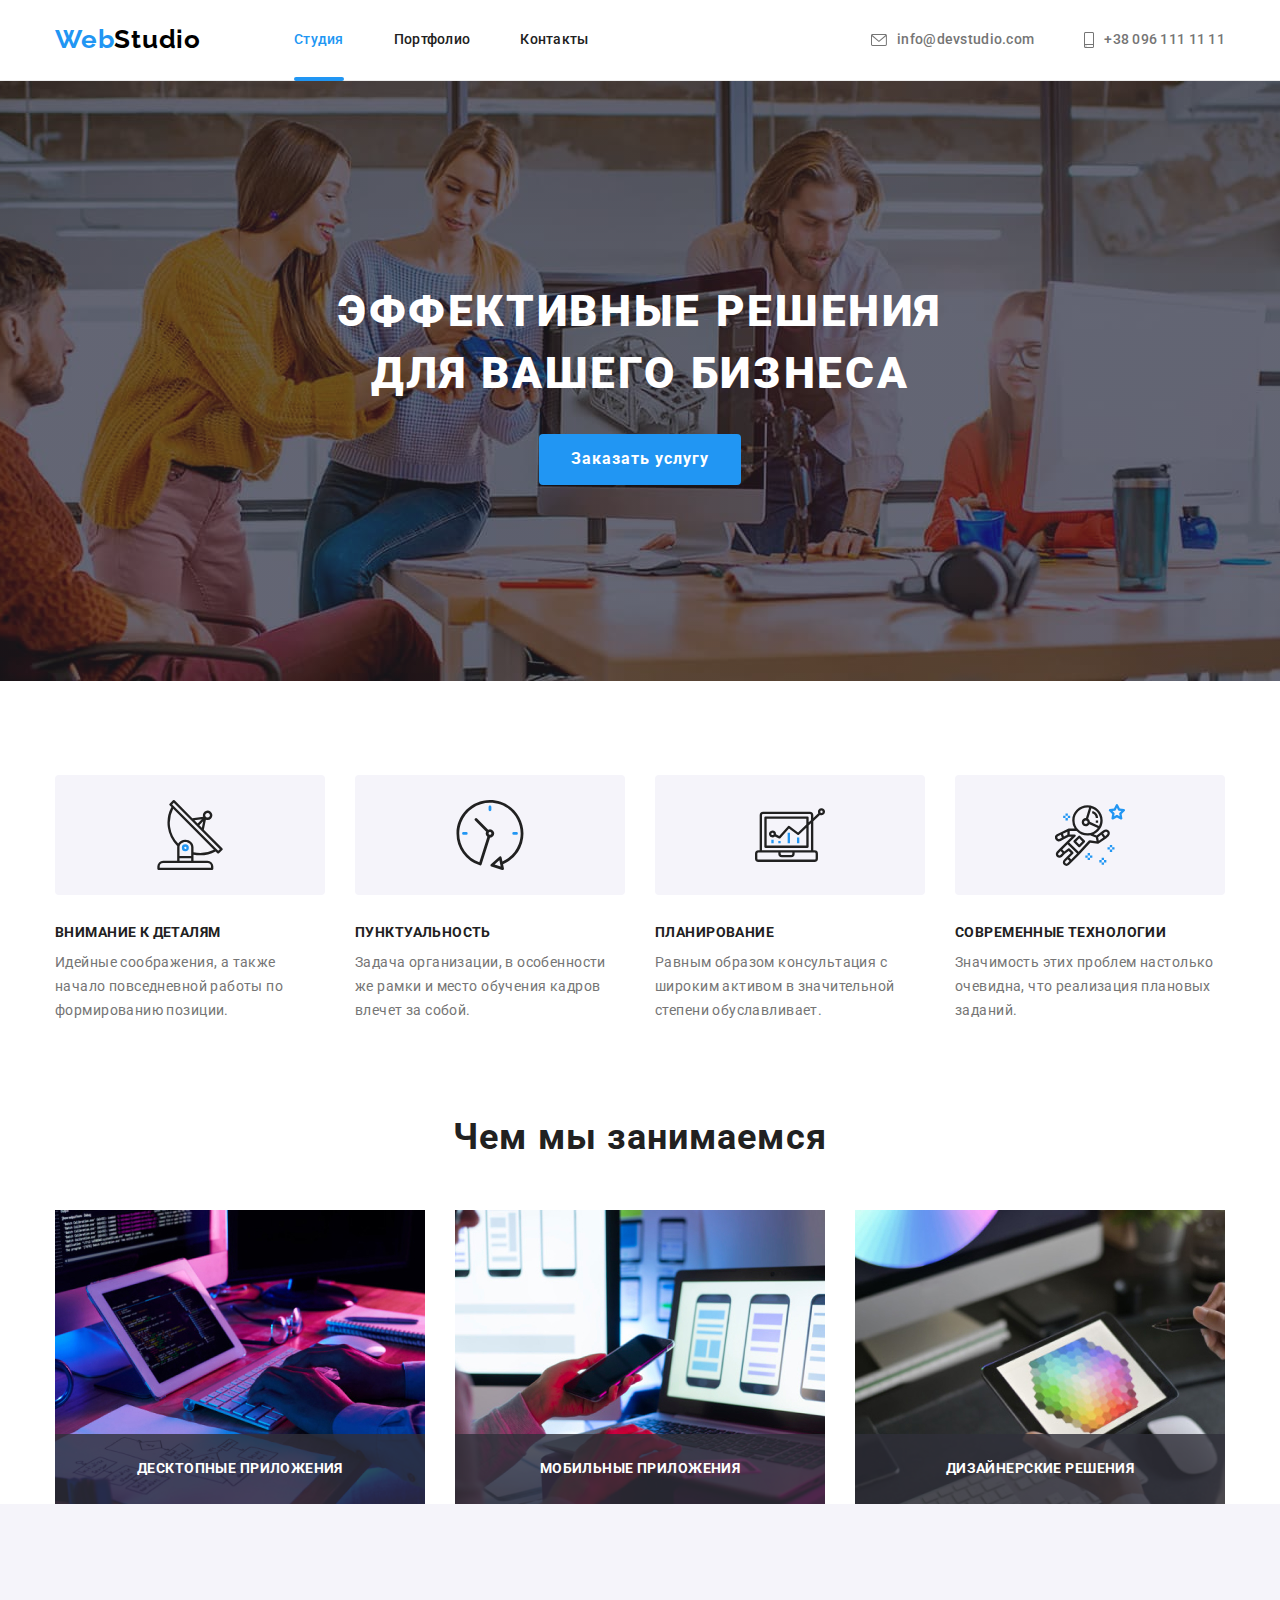
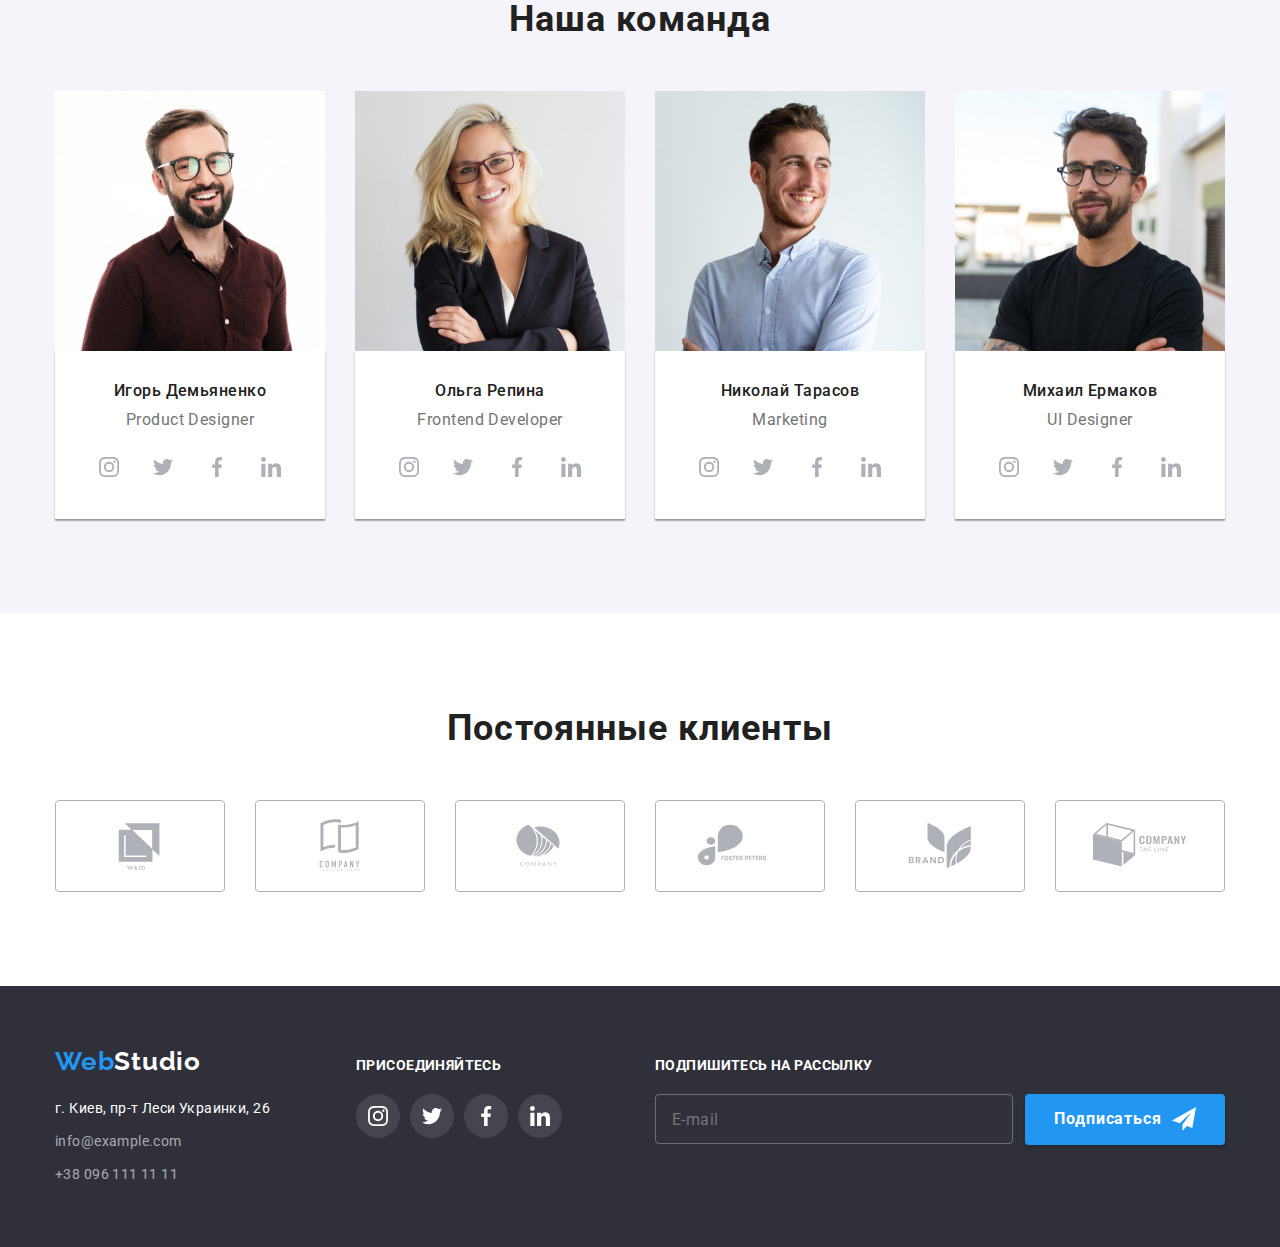
<file: index.html>
<!DOCTYPE html>
<html lang="ru">
  <head>
    <meta charset="UTF-8" />
    <meta http-equiv="X-UA-Compatible" content="IE=edge" />
    <meta name="viewport" content="width=device-width, initial-scale=1.0" />
    <title>Document</title>
    <link rel="preconnect" href="https://fonts.googleapis.com" />
    <link rel="preconnect" href="https://fonts.gstatic.com" crossorigin />
    <link
      href="https://fonts.googleapis.com/css2?family=Raleway:wght@700&family=Roboto:wght@400;500;700;900&display=swap"
      rel="stylesheet"
    />
    <link
      rel="stylesheet"
      href="https://cdnjs.cloudflare.com/ajax/libs/modern-normalize/1.1.0/modern-normalize.min.css"
    />
    <!-- <link rel="stylesheet" href="./css/styles.css" /> -->
     <link rel="stylesheet" href="./css/main.min.css" />
  </head>
  <body>
    <!--Шапка-->
    <header class="header">
      <div class="container header__container">
          <nav class="header-nav">
          <a class="logo header__logo" href="./index.html">
            <span class="header__logo-blue">Web</span><span class="header__logo-black">Studio</span></a>
          <ul class="menu-list">
            <li class="menu-list__item"><a href="./index.html" class="menu-list__link current">Студия</a></li>
            <li class="menu-list__item"><a href="./portfolio.html" class="menu-list__link">Портфолио</a></li>
            <li class="menu-list__item"><a href="" class="menu-list__link">Контакты</a></li>
          </ul>
        </nav>
        <ul class="connection-list">
          <li class="connection-list__item">
            <a href="mailto:info@devstudio.com" class="connection-list__link">
              <svg class="connection-list__icon-envelope" width="16" height="12">
                  <use href="./images/icons.svg#icon-icon-envelope"></use>
              </svg>info@devstudio.com</a>
          </li>
          <li class="connection-list__item"><a href="tel:+380961111111" class="connection-list__link">
            <svg class="connection-list__icon-smartphone" width="10" height="16">
              <use href="./images/icons.svg#icon-icon-smartphone"></use>
            </svg>+38 096 111 11 11</a></li>
        </ul>
      </div>
    </header>
    <!--Section 1--> 
    <main>
      <section class="hero overlay">
        <div class="container">
          <h1 class="hero__title">Эффективные решения <br>для вашего бизнеса</h1>
          <button type="button" class="button hero__button" data-modal-open>Заказать услугу</button>
        </div>
      </section>
      <!--Section 2-->
      <section class="section">
        <div class="container">
          <h2 class="visually-hidden">Шаги к успеху</h2>
          <ul class="specifics-list">
            <li class="specifics-list__item">
              <div class="specifics-list__box">
                <svg class="specifics-list__icon" width="70" height="70">
                  <use href="./images/icons.svg#icon-icon-antenna-1"></use>
                </svg>
              </div>
              <h3 class="specific-list__title">Внимание к деталям</h3>
              <p class="specific-list__text">
                Идейные соображения, а также начало повседневной работы по формированию позиции.
              </p>
            </li>

            <li class="specifics-list__item">
              <div class="specifics-list__box">
                <svg class="specifics-list__icon" width="70" heihgt="70">
                  <use href="./images/icons.svg#icon-icon-clock-1"></use>
                </svg>
              </div>
              <h3 class="specific-list__title">Пунктуальность</h3>
              <p class="specific-list__text">
                Задача организации, в особенности же рамки и место обучения кадров влечет за собой.
              </p>
            </li>

            <li class="specifics-list__item">
              <div class="specifics-list__box">
                 <svg class="specifics-list__icon" width="70" height="70">
                   <use href="./images/icons.svg#icon-icon-diagram-1"></use>
                 </svg>
              </div>
              <h3 class="specific-list__title">Планирование</h3>
              <p class="specific-list__text">
                Равным образом консультация с широким активом в значительной степени обуславливает.
              </p>
            </li>

            <li class="specifics-list__item">
              <div class="specifics-list__box">
                <svg class="specifics-list__icon" width="70" height="70">
                  <use href="./images/icons.svg#icon-icon-astronaut-1"></use>
                </svg>
              </div>
              <h3 class="specific-list__title">Современные технологии</h3>
              <p class="specific-list__text">
                Значимость этих проблем настолько очевидна, что реализация плановых заданий.
              </p>
            </li>
          </ul>
        </div>
      </section>
      <!--Section 3-->
      <section class=" section--no padding top">
        <div class="container">
          <h2 class="section__title">Чем мы занимаемся</h2>
          <ul class="application">
            <li class="application__item">
              <div class="application__box">
                  <img src="./images/first_service.jpg" alt="Работа на компьютерах" class="addition__image" width="370" />
                 <div class="application__meta">
                    <h3 class="application__title">Десктопные приложения</h3>
                  </div>
              </div>
                 
              </li>
            <li class="application__item">
               <div class="application__box">
                  <img src="./images/second_servics.jpg" alt="Работа на телефонах" class="addition__image" width="370" />
                   <div class="application__meta">
                    <h3 class="application__title">Мобильные приложения</h3>
                  </div>
                  </div>
                </li>
            <li class="application__item">
              <div class="application__box">
                 <img src="./images/third_service.jpg" alt="Работа на планшетах" class="addition__image" width="370" />
                  <div class="application__meta">
                    <h3 class="application__title">Дизайнерские решения</h3>
                  </div>
                  </div>
                </li>
          </ul>
          </div>
      </section>
      <!--Section 4-->
      <section class="section workers">
        <div class="container">
          <h2 class="section__title">Наша команда</h2>
          <ul class="team-list">
            <li class="team-list__item">
              <article>
                <img src="./images/photo_1.jpg" alt="Фото" class="team-list__image" width="270" />
                <div class="team-list__box">
                  <h3 class="team-list__title">Игорь Демьяненко</h3>
                  <p class="team-list__text">Product Designer</p>
                  <ul class="soc-list">
                    <li class="soc-list__item"> 
                      <a href="" class="soc-list__link">
                        <svg class="soc-list__icon" width="20" height="20">
                           <use href="./images/icons.svg#icon-instagram-2"></use>
                        </svg>
                      </a> 
                    </li>
                     <li class="soc-list__item"> 
                      <a href="" class="soc-list__link">
                        <svg class="soc-list__icon" width="20" height="20">
                            <use href="./images/icons.svg#icon-icon-twitter-1"></use>
                        </svg>
                      </a> 
                    </li>
                     <li class="soc-list__item"> 
                      <a href="" class="soc-list__link">
                        <svg class="soc-list__icon" width="20" height="20">
                           <use href="./images/icons.svg#icon-icon-facebook-1"></use>
                        </svg>
                      </a> 
                    </li>
                     <li class="soc-list__item"> 
                      <a href="" class="soc-list__link">
                        <svg class="workers-soc-icon" width="20" height="20">
                           <use href="./images/icons.svg#icon-linkedin-1"></use>
                        </svg>
                      </a> 
                    </li>
                  </ul>
                </div>
              </article>
            </li>
            <li class="team-list__item">
              <article>
                  <img src="./images/photo_2.jpg" alt="Ольга Репина" class="team-list__image" width="270" />
                <div class="team-list__box">
                  <h3 class="team-list__title">Ольга Репина</h3>
                <p class="team-list__text">Frontend Developer</p>
                <ul class="soc-list">
                    <li class="soc-list__item"> 
                      <a href="" class="soc-list__link">
                         <svg class="soc-list__icon" width="20" height="20">
                           <use href="./images/icons.svg#icon-instagram-2"></use>
                        </svg>
                      </a> 
                    </li>
                     <li class="soc-list__item"> 
                      <a href="" class="soc-list__link">
                         <svg class="soc-list__icon" width="20" height="20">
                            <use href="./images/icons.svg#icon-icon-twitter-1"></use>
                        </svg>
                      </a> 
                    </li>
                     <li class="soc-list__item"> 
                      <a href="" class="soc-list__link">
                         <svg class="soc-list__icon" width="20" height="20">
                           <use href="./images/icons.svg#icon-icon-facebook-1"></use>
                        </svg>
                      </a> 
                    </li>
                     <li class="soc-list__item"> 
                      <a href="" class="soc-list__link">
                        <svg class="soc-list__icon" width="20" height="20">
                           <use href="./images/icons.svg#icon-linkedin-1"></use>
                        </svg>
                      </a> 
                    </li>
                  </ul>
                </div>
              </article>
            </li>
            <li class="team-list__item">
              <article>
                  <img src="./images/photo_3.jpg" alt="Николай Тарасов" class="team-list__image" width="270" />
                <div class="team-list__box">
                   <h3 class="team-list__title">Николай Тарасов</h3>
                <p class="team-list__text">Marketing</p>
                <ul class="soc-list">
                    <li class="soc-list__item"> 
                      <a href="" class="soc-list__link">
                         <svg class="soc-list__icon" width="20" height="20">
                           <use href="./images/icons.svg#icon-instagram-2"></use>
                        </svg>
                      </a> 
                    </li>
                     <li class="soc-list__item"> 
                      <a href="" class="soc-list__link">
                         <svg class="soc-list__icon" width="20" height="20">
                            <use href="./images/icons.svg#icon-icon-twitter-1"></use>
                        </svg>
                      </a> 
                    </li>
                     <li class="soc-list__item"> 
                      <a href="" class="soc-list__link">
                         <svg class="soc-list__icon" width="20" height="20">
                           <use href="./images/icons.svg#icon-icon-facebook-1"></use>
                        </svg>
                      </a> 
                    </li>
                     <li class="soc-list__item"> 
                      <a href="" class="soc-list__link">
                         <svg class="soc-list__icon" width="20" height="20">
                           <use href="./images/icons.svg#icon-linkedin-1"></use>
                        </svg>
                      </a> 
                    </li>
                  </ul>
                </div>
            </li>
            <li class="team-list__item">
            <article>
                  <img src="./images/photo4.jpg" alt="Михаил Ермаков" class="team-list__image" width="270" />
                <div class="team-list__box">
                   <h3 class="team-list__title">Михаил Ермаков</h3>
                <p class="team-list__text">UI Designer</p>
                <ul class="soc-list">
                    <li class="soc-list__item"> 
                      <a href="" class="soc-list__link">
                        <svg class="soc-list__icon" width="20" height="20">
                           <use href="./images/icons.svg#icon-instagram-2"></use>
                        </svg>
                      </a> 
                    </li>
                     <li class="soc-list__item"> 
                      <a href="" class="soc-list__link">
                         <svg class="soc-list__icon" width="20" height="20">
                            <use href="./images/icons.svg#icon-icon-twitter-1"></use>
                        </svg>
                      </a> 
                    </li>
                     <li class="soc-list__item"> 
                      <a href="" class="soc-list__link">
                        <svg class="soc-list__icon" width="20" height="20">
                           <use href="./images/icons.svg#icon-icon-facebook-1"></use>
                        </svg>
                      </a> 
                    </li>
                     <li class="soc-list__item"> 
                      <a href="" class="soc-list__link">
                         <svg class="soc-list__icon" width="20" height="20">
                           <use href="./images/icons.svg#icon-linkedin-1"></use>
                        </svg>
                      </a> 
                    </li>
                  </ul>
                </div>
              </article>
            </li>
          </ul>
        </div>
      </section>
      <!-- Клієнти -->
      <section class="section">
        <div class="container">
          <h2 class="section__title">Постоянные клиенты</h2>
          <ul class="clients">
           <li class="clients__item">
                <a href="" class="clients__link">
                  <svg class="clients-list__clients-group-1" width="106" height="60">
                    <use href="./images/icons.svg#icon-icon-group-1"></use>
                  </svg>
                </a>
              </li>
               <li class="clients__item">
                <a href="" class="clients__link">
                  <svg class="clients-list__clients-group-2" width="106" height="60">
                    <use href="./images/icons.svg#icon-icon-group-2"></use>
                  </svg>
                </a>
              </li>
               <li class="clients__item">
                <a href="" class="clients__link">
                  <svg class="clients-list__clients-group-3" width="106" height="60">
                    <use href="./images/icons.svg#icon-icon-group-3"></use>
                  </svg>
                </a>
              </li>
               <li class="clients__item">
                <a href="" class="clients__link">
                  <svg class="clients-list__clients-group-4" width="106" height="60">
                    <use href="./images/icons.svg#icon-icon-group-4"></use>
                  </svg>
                </a>
              </li>
               <li class="clients__item">
                <a href="" class="clients__link">
                  <svg class="clients-list__clients-group-5" width="106" height="60">
                      <use href="./images/icons.svg#icon-icon-group-5"></use>
                  </svg>
                </a>
              </li>
               <li class="clients__item">
                <a href="" class="clients__link">
                  <svg class="clients-list__clients-group-6" width="106" height="60">
                    <use href="./images/icons.svg#icon-icon-group-6"></use>
                  </svg>
                </a>
              </li>
          </ul>
        </div>
       </section>
    </main>
    <!--Футер-->
    <footer class="footer">
      <div class="container">
         
        <div class="address-main">
         <div class="footer-address">
            <a class="logo footer-logo" href="./portfolio.html"
                ><span class="footer-logo--blue">Web</span><span class="footer-logo--white">Studio</span></a
              >
          <address>
            <ul class="address-list">
               <li class="address-list__item"><a class="address-list__li" href="https://goo.gl/maps/6y7DoNega5djJpNc6"
                target="_blank">г. Киев, пр-т Леси Украинки, 26</a></li>
            <li class="address-list__item"><a href="mailto:info@example.com" class="address-list__link">info@example.com</a></li>
            <li class="address-list__item"><a href="tel:+380961111111" class="address-list__link">+38 096 111 11 11</a></li>
          </ul>
        </address>
         </div>
        <div class="join">
          <p class="join__title">присоединяйтесь</p>
          <ul class="join__list">
            <li class="join__item">
              <a href="" class="join__link">
                <svg class=join__footer-instagram" width="20" height="20">
                  <use href="./images/icons.svg#icon-instagram-2"></use>
                </svg>
              </a>
            </li>
            <li class="join__item">
              <a href="" class="join__link">
                <svg class="join__footer-twitter" width="20" height="20">
                  <use href="./images/icons.svg#icon-icon-twitter-1"></use>
                </svg>
              </a>
            </li>
             <li class="join__item">
              <a href="" class="join__link">
                <svg class="join__footer-facebook" width="20" height="20">
                  <use href="./images/icons.svg#icon-icon-facebook-1"></use>
                </svg>
              </a>
            </li>
             <li class="join__item">
              <a href="" class="join__link">
                <svg class="join__footer-linkedin" width="20" height="20">
                  <use href="./images/icons.svg#icon-linkedin-1"></use>
                </svg>
              </a>
            </li>
           </ul>

        </div>
        <!-- Форма -->
        <form class="form">
          <p class="form__title">Подпишитесь на рассылку</p>
         <div class="form__input-block">
            <input type="email" name="email" placeholder="E-mail" class="form__post">
          <button type="submit" class="form__button">Подписаться
            <svg class="form__icon" width="24" height="24">
              <use href="./images/icons.svg#icon-icon-send"></use>
            </svg>
          </button>
         </div>
        </form>
        </div>
       </div>
    </footer>
    <!-- Бекдроп -->
    <div class="backdrop is-hidden" data-modal>
      <div class="modal">
        <button type="button" class="modal__button" data-modal-close>
          <svg class="modal__close-cross" width="18" height="18">
                  <use href="./images/icons.svg#icon-close-black-18"></use>
                </svg>
        </button>
        <p class="modal__title">Оставьте свои данные, мы вам перезвоним</p>
        <form class="backdrop-form">
          <div class="backdrop-form__div">
            <label for="modal-input" class="backdrop-form__lable">Имя</label>
             <input type="text" id="modal-input" name="name" class="backdrop-form__input">
             
              <svg class="backdrop-form__icon" width="18" height="18">
                <use href="./images/icons.svg#icon-person-black"></use>
              </svg>
          
              </div>

          <div class="backdrop-form__div">
            <label  for="phone-input" class="backdrop-form__lable">Телефон</label>
            <input type="tel" id="phone-input" name="phone" class="backdrop-form__input">
              
                <svg class="backdrop-form__icon" width="18" height="18">
                <use href="./images/icons.svg#icon-phone-black"></use>
                </svg>
             
          </div>

           <div class="backdrop-form__div">
           <label for="mail-input" class="backdrop-form__lable">Почта</label>
           <input type="email" id="mail-input" name="mail" class="backdrop-form__input">
           
              <svg class="backdrop-form__icon" width="18" height="18">
                <use href="./images/icons.svg#icon-email-black"></use>
              </svg>
          
          </div>

           <div class="backdrop-form__div">
          <label for="textarea" class="backdrop-form__lable">Комментарий</label>
            <textarea class="backdrop-form__textarea" id="textarea" name="coments" placeholder="Введите текст"></textarea>
            </div>

           
              <div class="backdrop-form__div">
              <input type="checkbox" id="checkbox-input" name="checkbox" class="backdrop-form__checkbox-input">
              <label for="checkbox-input" class="backdrop-form__text">
                <span class="span">
                   <svg class="backdrop-form__icon-check" width="16" height="15">
                <use href="./images/icons.svg#icon-Vector"></use>
              </svg>
                </span>Соглашаюсь с рассылкой и принимаю 
                <a href="" target="_blank" class="backdrop-form__link">Условия договора</a>
             </label>
              </div>
            <button type="submit" class="backdrop-form__button">Отправить</button>
              </form>
      </div>
    </div>
    <script src="./js/modal.js"></script>
  </body>
</html>
</file>
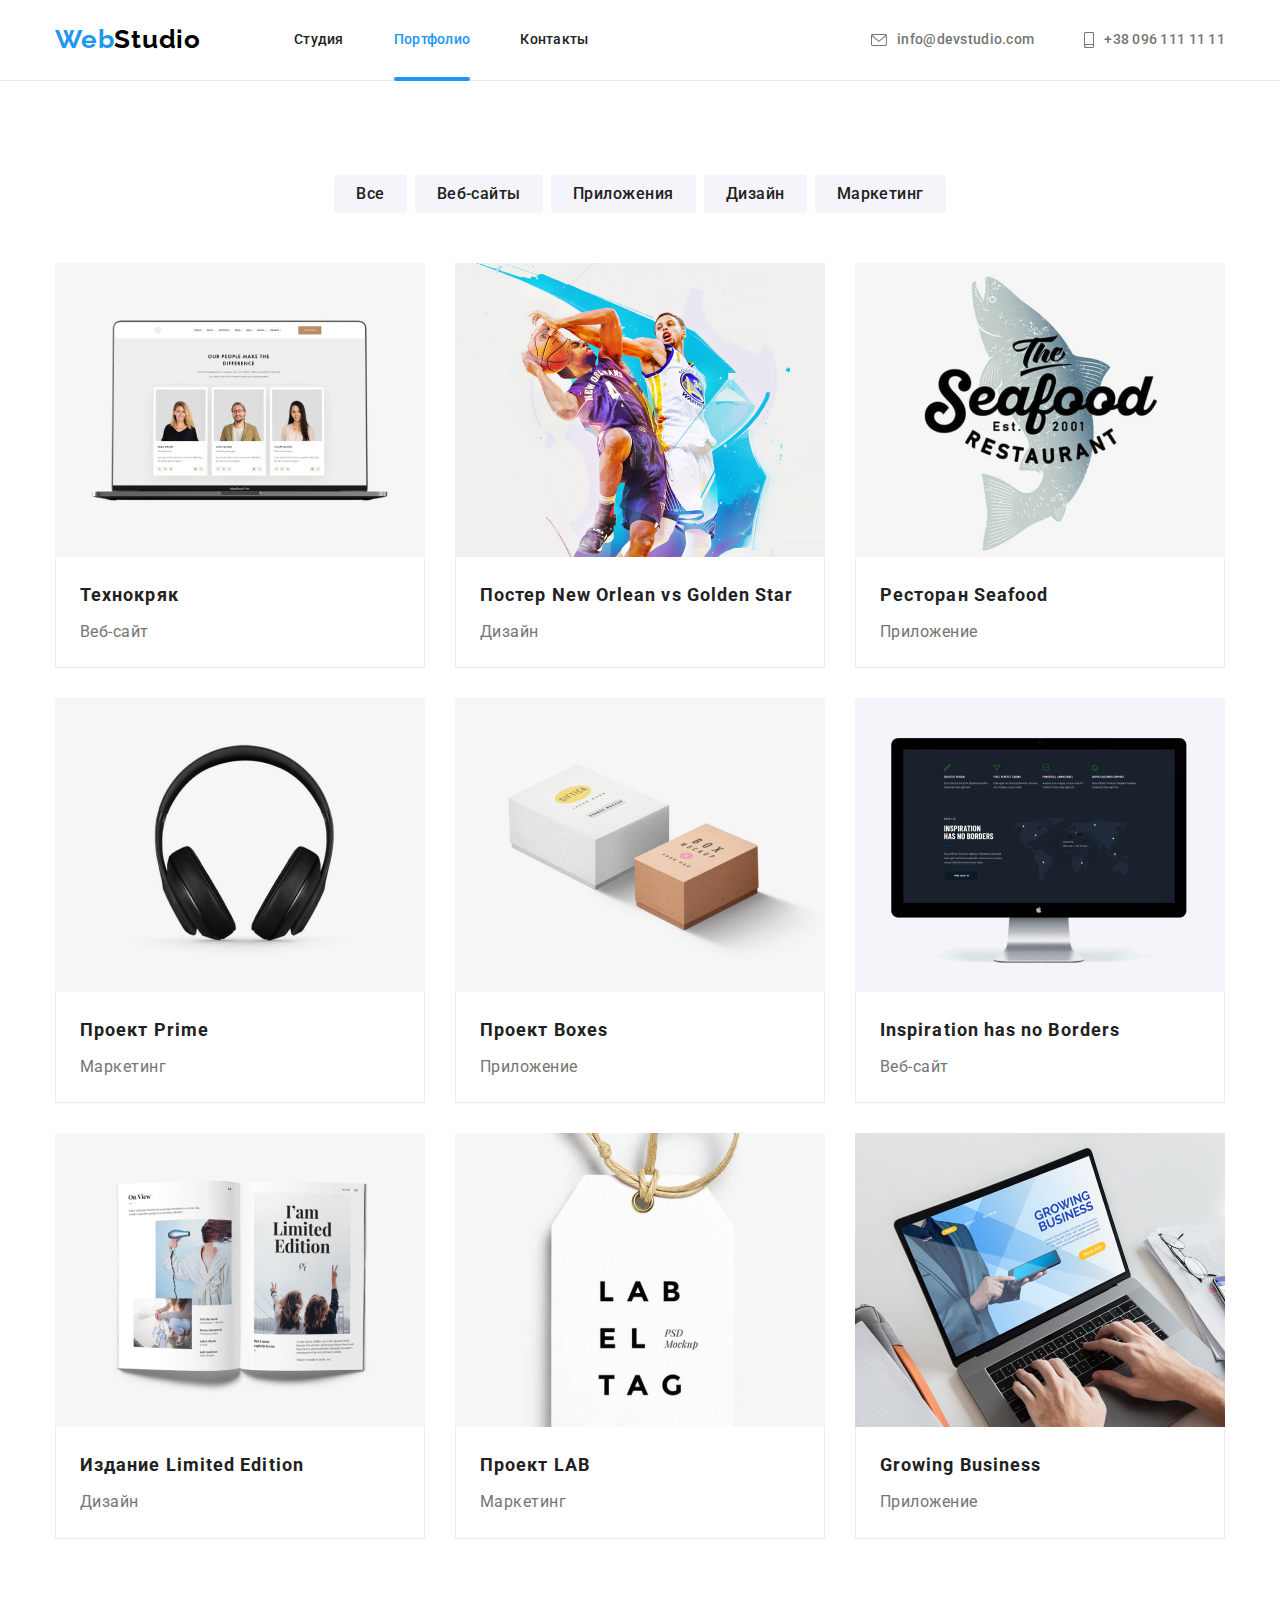
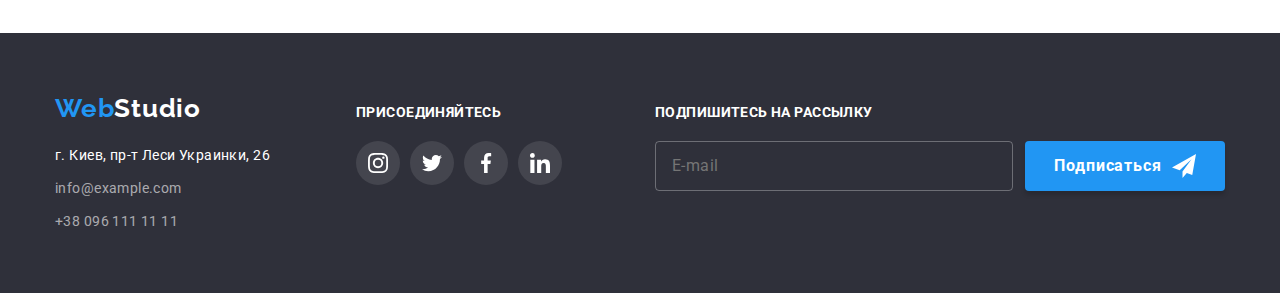
<file: portfolio.html>
<!DOCTYPE html>
<html lang="ru">
  <head>
    <meta charset="UTF-8" />
    <meta http-equiv="X-UA-Compatible" content="IE=edge" />
    <meta name="viewport" content="width=device-width, initial-scale=1.0" />
    <title>Document</title>
    <link rel="preconnect" href="https://fonts.googleapis.com" />
    <link rel="preconnect" href="https://fonts.gstatic.com" crossorigin />
    <link
      href="https://fonts.googleapis.com/css2?family=Raleway:wght@700&family=Roboto:wght@400;500;700;900&display=swap"
      rel="stylesheet"
    />
    <link
      rel="stylesheet"
      href="https://cdnjs.cloudflare.com/ajax/libs/modern-normalize/1.1.0/modern-normalize.min.css"
    />
    <!-- <link rel="stylesheet" href="./css/styles.css" /> -->
    <link rel="stylesheet" href="./css/main.min.css" />
  </head>
  <body>
    <!-- Шапка -->
    <header class="header">
      <div class="container header__container">
        <nav class="header-nav">
          <a class="logo header__logo" href="./index.html">
            <span class="header__logo-blue">Web</span><span class="header__logo-black">Studio</span></a
          >
          <ul class="menu-list">
            <li class="menu-list__item"><a href="./index.html" class="menu-list__link">Студия</a></li>
            <li class="menu-list__item"><a href="./portfolio.html" class="menu-list__link current">Портфолио</a></li>
            <li class="menu-list__item"><a href="" class="menu-list__link">Контакты</a></li>
          </ul>
        </nav>
        <ul class="connection-list">
          <li class="connection-list__item">
            <a href="mailto:info@devstudio.com" class="connection-list__link">
               <svg class="connection-list__icon-envelope" width="16" height="12">
                  <use href="./images/icons.svg#icon-icon-envelope"></use>
              </svg>info@devstudio.com</a>
          </li>
          <li class="connection-list__item">
            <a href="tel:+380961111111" class="connection-list__link">
               <svg class="connection-list__icon-smartphone" width="10" height="16">
              <use href="./images/icons.svg#icon-icon-smartphone"></use>
            </svg>+38 096 111 11 11</a>
          </li>
        </ul>
      </div>
    </header>
    <!-- Фільтр -->
    <main>
      <section class="filter">
        <div class="container">
          <h1 class="visually-hidden">Портфоліо</h1>
          <ul class="filter-list">
            <li class="filter-list__item"><button type="button" class="filter-list__button">Все</button></li>
            <li class="filter-list__item">
              <button type="button" class="filter-list__button">Веб-сайты</button>
            </li>
            <li class="filter-list__item">
              <button type="button" class="filter-list__button">Приложения</button>
            </li>
            <li class="filter-list__item"><button type="button" class="filter-list__button">Дизайн</button></li>
            <li class="filter-list__item">
              <button type="button" class="filter-list__button">Маркетинг</button>
            </li>
          </ul>
          <ul class="pictures-list">
            <li class="pictures-list__item">
              <a href="" class="project-link">
                 <div class="project-link__card-thumb">
                <img src="./images/project_1.jpg" alt="Фото коллег" class="project-link__card" width="370" />
                <p class="project-link__text">Ресурс предлагает комплексные предложения с разным уровнем функционала и сервисов. Все это позволит посетителю получить исчерпывающие сведения  о компании или частном лице.</p>
              </div>
              <div class="heading-meta">
                <h2 class="heading-meta__title">Технокряк</h2>
                <p class="heading-meta__text">Веб-сайт</p>
              </div>
              </a>
            </li>

            <li class="pictures-list__item">
              <a href="" class="project-link">
              <div class="project-link__card-thumb">
                <img src="./images/project_2.jpg" alt="Постер" class="project-link__card" width="370" />
                 <p class="project-link__text">Ресурс предлагает комплексные предложения с разным уровнем функционала и сервисов. Все это позволит посетителю получить исчерпывающие сведения  о компании или частном лице.</p>
              </div>
              <div class="heading-meta">
                <h2 class="heading-meta__title">Постер New Orlean vs Golden Star</h2>
                <p class="heading-meta__text">Дизайн</p>
              </div>
              </a>
             </li>

            <li class="pictures-list__item">
              <a href="" class="project-link">
                <div class="project-link__card-thumb">
                <img src="./images/project_3.jpg" alt="Назва ресторану" class="project-link__card" width="370" />
                 <p class="project-link__text">Ресурс предлагает комплексные предложения с разным уровнем функционала и сервисов. Все это позволит посетителю получить исчерпывающие сведения  о компании или частном лице.</p>
              </div>
              <div class="heading-meta">
                <h2 class="heading-meta__title">Ресторан Seafood</h2>
                <p class="heading-meta__text">Приложение</p>
              </div>
             </a>
              </li>

            <li class="pictures-list__item">
              <a href="" class="project-link">
                <div class="project-link__card-thumb">
                <img src="./images/project_4.jpg" alt="Наушники" class="project-link__card" width="370" />
                 <p class="project-link__text">Ресурс предлагает комплексные предложения с разным уровнем функционала и сервисов. Все это позволит посетителю получить исчерпывающие сведения  о компании или частном лице.</p>
              </div>
              <div class="heading-meta">
                <h2 class="heading-meta__title">Проект Prime</h2>
                <p class="heading-meta__text">Маркетинг</p>
              </div>
              </a>
              </li>

            <li class="pictures-list__item">
              <a href="" class="project-link">
                 <div class="project-link__card-thumb">
                <img src="./images/project_5.jpg" alt="Коробки" class="project-link__card" width="370" />
                 <p class="project-link__text">Ресурс предлагает комплексные предложения с разным уровнем функционала и сервисов. Все это позволит посетителю получить исчерпывающие сведения  о компании или частном лице.</p>
              </div>
              <div class="heading-meta">
                <h2 class="heading-meta__title">Проект Boxes</h2>
                <p class="heading-meta__text">Приложение</p>
              </div>
              </a>
             </li>

            <li class="pictures-list__item">
              <a href="" class="project-link">
                <div class="project-link__card-thumb">
                <img src="./images/project_6.jpg" alt="Екран" class="project-link__card" width="370" />
                 <p class="project-link__text">Ресурс предлагает комплексные предложения с разным уровнем функционала и сервисов. Все это позволит посетителю получить исчерпывающие сведения  о компании или частном лице.</p>
              </div>
              <div class="heading-meta">
                <h2 class="heading-meta__title">Inspiration has no Borders</h2>
                <p class="heading-meta__text">Веб-сайт</p>
              </div>
              </a>
              </li>

            <li class="pictures-list__item">
              <a href="" class="project-link">
                <div class="project-link__card-thumb">
                <img src="./images/project_7.jpg" alt="Издание" class="project-link__card" width="370" />
                 <p class="project-link__text">Ресурс предлагает комплексные предложения с разным уровнем функционала и сервисов. Все это позволит посетителю получить исчерпывающие сведения  о компании или частном лице.</p>
              </div>
              <div class="heading-meta">
                <h2 class="heading-meta__title">Издание Limited Edition</h2>
                <p class="heading-meta__text">Дизайн</p>
              </div>
              </a>
              </li>

            <li class="pictures-list__item">
              <a href="" class="project-link">
                <div class="project-link__card-thumb">
                <img src="./images/project_8.jpg" alt="Проект" class="project-link__card" width="370" />
                 <p class="project-link__text">Ресурс предлагает комплексные предложения с разным уровнем функционала и сервисов. Все это позволит посетителю получить исчерпывающие сведения  о компании или частном лице.</p>
              </div>
              <div class="heading-meta">
                <h2 class="heading-meta__title">Проект LAB</h2>
                <p class="heading-meta__text">Маркетинг</p>
              </div>
              </a>
              </li>

            <li class="pictures-list__item">
              <a href="" class="project-link">
                <div class="project-link__card-thumb">
                <img src="./images/project_9.jpg" alt="Ноут" class="project-link__card" width="370" />
                 <p class="project-link__text">Ресурс предлагает комплексные предложения с разным уровнем функционала и сервисов. Все это позволит посетителю получить исчерпывающие сведения  о компании или частном лице.</p>
              </div>
              <div class="heading-meta">
                <h2 class="heading-meta__title">Growing Business</h2>
                <p class="heading-meta__text">Приложение</p>
              </div>
              </a>
              </li>
          </ul>
        </div>
      </section>
    </main>
    <!--Футер-->
    <footer class="footer">
      <div class="container">
         <div class="address-main">
         <div class="footer-address">
           <a class="logo footer-logo" href="./index.html"
          ><span class="footer-logo--blue">Web</span><span class="footer-logo--white">Studio</span></a
        >
        <address>
          <ul class="address-list">
            <li class="address-list__item">
              <a class="address-list__li" href="https://goo.gl/maps/6y7DoNega5djJpNc6" target="_blank"
                >г. Киев, пр-т Леси Украинки, 26</a
              >
            </li>
            <li class="address-list__item">
              <a href="mailto:info@example.com" class="address-list__link">info@example.com</a>
            </li>
            <li class="address-list__item">
              <a href="tel:+380961111111" class="address-list__link">+38 096 111 11 11</a>
            </li>
          </ul>
        </address>
      </div>
       <div class="join">
          <p class="join__title">присоединяйтесь</p>
          <ul class="join__list">
            <li class="join__item">
              <a href="" class="join__link">
                <svg class=join__footer-instagram" width="20" height="20">
                  <use href="./images/icons.svg#icon-instagram-2"></use>
                </svg>
              </a>
            </li>
            <li class="join__item">
              <a href="" class="join__link">
                <svg class="join__footer-twitter" width="20" height="20">
                  <use href="./images/icons.svg#icon-icon-twitter-1"></use>
                </svg>
              </a>
            </li>
             <li class="join__item">
              <a href="" class="join__link">
                <svg class="join__footer-facebook" widht="20" height="20">
                  <use href="./images/icons.svg#icon-icon-facebook-1"></use>
                </svg>
              </a>
            </li>
             <li class="join__item">
              <a href="" class="join__link">
                <svg class="join__footer-linkedin" widht="20" height="20">
                  <use href="./images/icons.svg#icon-linkedin-1"></use>
                </svg>
              </a>
            </li>
           </ul>
          </div>
          <!--Форма-->
           <form class="form">
          <p class="form__title">Подпишитесь на рассылку</p>
         <div class="form__input-block">
            <input type="email" name="email" placeholder="E-mail" class="form__post">
          <button type="submit" class="form__button">Подписаться
            <svg class="form__icon" width="24" height="24">
              <use href="./images/icons.svg#icon-icon-send"></use>
            </svg>
          </button>
         </div>
        </form>
        </div>
        </div>
    </footer>
  </body>
</html>
</file>
<file: css/styles.css>
/* :root {
  --primery-text-color: #212121;
  --title-text-color: #757575;
  --secondary-title-text-color: rgba(255, 255, 255, 0.6);
  --third-title-text-color: #000000;
  --accent-color: #2196f3;
  --primery-background-color: #ffffff;
  --secondary-background-color: #f5f4fa;
  --white-color: #ffffff;
  --footer-color: #2f303a;
}
body {
  background: var(--primery-background-color);
  color: var(--primery-text-color);
  font-family: 'Roboto', sans-serif;
} */
/* колір основного тексту #212121*/
/* вторинний колір тексту #757575 */
/* вторинний колір тексту rgba(255, 255, 255, 0.6 */
/* білий колір #FFFFFF */
/* акцент #2196F3 */
/* вторинний колір фону #F5F4FA */
/* вторинний колір фону #2F303A */
/* вторинний колір фону FFFFFF */

/* Логотип */
/* .container {
  width: 1200px;
  padding-left: 15px;
  padding-right: 15px;
  margin-left: auto;
  margin-right: auto;
} */
/* Шапка */
/* .header {
  border-bottom: 1px solid #ececec;
}
.flex-container {
  align-items: center;
  display: flex;
  justify-content: space-between;
} */

/* .header-logo {
  text-decoration: none;
  margin-right: 93px;
  display: flex;
}
.logo header-logo {
  text-decoration: none;
  margin-right: 93px;
  display: flex;
}
.header-logo--blue {
  font-family: 'Raleway';
  font-weight: 700;
  font-size: 26px;
  line-height: 1.2;
  letter-spacing: 0.03em;
  color: var(--accent-color);
}
.header-logo--black {
  font-family: 'Raleway';
  font-weight: 700;
  font-size: 26px;
  line-height: 1.2;
  letter-spacing: 0.03em;
  color: var(--third-title-text-color);
}  */
/* .menu-list__link current {
  position: absolute;
  width: 48px;
  height: 4px;
  left: 453px;
  top: 76px;
  background: var(--accent-color);
  border-radius: 2px;
} */
/* Site nav */
/* .menu-list {
  padding: 0;
  margin: 0;
  list-style: none;
  display: flex;
} */
/* .connection-list {
  padding: 0;
  margin: 0;
  list-style: none;
  display: flex;
  justify-content: end;
  align-items: center;
} */
/* .menu-list__item {
  margin-right: 50px;
}
.menu-list__item:last-child {
  margin-right: 0;
} */
/* .connection-list__item {
  margin-right: 50px;
}
.connection-list__item:last-child {
  margin-right: 0;
}
.connection-list .icon-phone:hover,
.connection-list .icon-phone:focus {
  color: var(--accent-color);
}
.connection-list .connection-list__icon-envelope:hover,
.connection-list .connection-list__icon-envelope:focus {
  color: var(--accent-color);
} */
/* 
.menu-list__link {
  padding-top: 32px;
  padding-bottom: 32px;
  font-weight: 500;
  font-size: 14px;
  line-height: 1.14;
  letter-spacing: 0.02em;
  color: var(--primery-text-color);
  text-decoration: none;
  display: flex;
  align-items: center;
  transition: color 250ms cubic-bezier(0.4, 0, 0.2, 1);
}
.menu-list__link:hover,
.menu-list__link:focus {
  color: var(--accent-color);
}
.menu-list__link.current {
  color: var(--accent-color);
  position: relative;
}
.menu-list__link.current::after {
  content: '';
  position: absolute;
  display: block;
  width: 100%;
  height: 4px;
  background-color: var(--accent-color);
  border-radius: 2px;
  left: 0;
  bottom: -1px;
}
.link {
  font-weight: 500;
  font-size: 14px;
  line-height: 1.14;
  letter-spacing: 0.02em;
  color: var(--primery-text-color);
} */
/* .connection-list__icon-envelope {
  width: 16px;
  height: 12px;
  margin-right: 10px;
  fill: currentColor;
}
.connection-list__icon-smartphone {
  width: 10px;
  height: 16px;
  margin-right: 10px;
  fill: currentColor;
}
.connection-list__link {
  padding-top: 32px;
  padding-bottom: 32px;
  font-weight: 500;
  font-size: 14px;
  line-height: 1.14;
  letter-spacing: 0.02em;
  color: var(--title-text-color);
  text-decoration: none;
  display: flex;
  align-items: center;
  transition: color 250ms cubic-bezier(0.4, 0, 0.2, 1);
}
.connection-list__link:hover,
.connection-list__link:focus {
  color: var(--accent-color);
} */

/* Секція 1 */
/* .hero {
  background-color: var(--footer-color);
  text-align: center;
  padding-top: 200px;
  padding-bottom: 200px;
} */
/* .overlay {
    height: 600px;
    max-width: 1600px;
    margin-right: auto;
    margin-left: auto;
    background-image: linear-gradient(to right, rgba(47, 48, 58, 0.4), rgba(47, 48, 58, 0.4)),
      url(../images/overlay.jpg);
    background-repeat: no-repeat;
    background-size: cover;
    background-position: center;
    background-color: #2f303a;
  } */
/* .hero__title {
  margin-top: 0;
  margin-bottom: 30px;
  font-weight: 900;
  font-size: 44px;
  line-height: 1.4;
  letter-spacing: 0.06em;
  text-transform: uppercase;
}
.hero__title {
  color: var(--white-color);
} */
/* .hero__button {
  display: inline-block;
  padding: 10px 32px;
  border-radius: 4px;
  font-weight: 700;
  font-size: 16px;
  line-height: 1.9;
  letter-spacing: 0.06em;
  cursor: pointer;
  color: var(--white-color);
  background-color: var(--accent-color);
  border: 0;
  /* 0px 4px 4px rgba(0, 0, 0, 0.15); */

/* Секція 2 */
/* .section {
  padding-top: 94px;
  padding-bottom: 94px;
  background: var(--primery-background-color);
} */
/* .visually-hidden {
  position: absolute;
  white-space: nowrap;
  width: 1px;
  height: 1px;
  overflow: hidden;
  border: 0;
  padding: 0;
  clip: rect(0 0 0 0);
  clip-path: inset(50%);
  margin: -1px;
} */
/* .features-icon {
  display: flex;
  width: 270px;
  height: 120px;
  justify-content: center;
  align-items: center;
  margin-bottom: 30px;
  border-radius: 4px;

  background-color: #f5f4fa;
} */
/* .specifics-list {
  list-style: none;
  padding: 0;
  margin: 0;
  display: flex;
}
.specifics-list__item {
  margin-right: 30px;
  width: 270px;
}
.section-link:last-child {
  margin-right: 0;
}
.specific-list__item-title {
  margin-top: 30px;
  margin-bottom: 10px;
  font-weight: 700;
  font-size: 14px;
  line-height: 1.14;
  letter-spacing: 0.03em;
  text-transform: uppercase;
  color: var(--primery-text-color);
} */
/* h1,
h2,
h3,
p {
  margin: 0;
} */
/* .specific-list__item-text {
  font-size: 14px;
  line-height: 1.7;
  letter-spacing: 0.03em;
  color: var(--title-text-color);
} */
/* Секція 3 */
/* .section-pictures {
  padding-top: 0;
}
.pre-title {
  margin-top: 0;
  margin-bottom: 50px;
  font-weight: 700;
  font-size: 36px;
  line-height: 1.2;
  text-align: center;
  letter-spacing: 0.03em;
  color: var(--primery-text-color);
}
.application-list {
  list-style: none;
  padding: 0;
  margin: 0;
  display: flex;
}
.application-list__item {
  margin-right: 30px;
}
.application-list__item:last-child {
  margin-right: 0;
}
img {
  display: block;
  max-width: 100%;
  height: auto;
}
.addition {
  position: relative;
  width: 370px;
}
.addition__meta {
  position: absolute;
  display: flex;
  bottom: 0;
  width: 370px;
  height: 70px;
  background-color: rgba(47, 48, 58, 0.8);
  justify-content: center;
  align-items: center;
}
.addition__name {
  display: flex;
  align-items: center;
  font-family: 'Roboto';
  font-style: normal;
  font-weight: 700;
  font-size: 14px;
  line-height: 1.14;
  letter-spacing: 0.03em;
  text-transform: uppercase;
  color: var(--white-color);
  justify-content: center;
} */
/* Секція 4 */
/* .workers {
  padding-top: 94px;
  background: var(--secondary-background-color);
}
.pre-title {
  margin-bottom: 50px;
} */
/* .team-list {
  list-style: none;
  padding: 0;
  margin: 0;
  display: flex;
  flex-wrap: wrap;
}
.team-list__item {
  margin-right: 30px;
  background-color: var(--white-color);
}
.team-list__item:last-child {
  margin-right: 0;
} */
/* .caption__title {
  margin-bottom: 10px;
  font-weight: 500;
  font-size: 16px;
  line-height: 1.2;
  letter-spacing: 0.03em;
  color: var(--primery-text-color);
}
.caption {
  padding-top: 30px;
  padding-bottom: 30px;
  text-align: center;
  box-shadow: 0px 1px 3px rgba(0, 0, 0, 0.12), 0px 1px 1px rgba(0, 0, 0, 0.14),
    0px 2px 1px rgba(0, 0, 0, 0.2);
}
.caption__text {
  margin-bottom: 16px;
  font-size: 16px;
  line-height: 1.2;
  letter-spacing: 0.03em;
  color: var(--title-text-color);
} */
/* .soc-list {
  display: flex;
  justify-content: center;
  padding: 0;
  margin: 0;
  list-style: none;
}
.soc-list__item {
  margin-right: 10px;
}
.soc-list__item:last-child {
  margin-right: 0;
}
.soc-list__link {
  width: 44px;
  height: 44px;
  border-radius: 50%;
  display: flex;
  justify-content: center;
  align-items: center;
  fill: #afb1b8;
  transition: background-color 250ms cubic-bezier(0.4, 0, 0.2, 1),
    fill 250ms cubic-bezier(0.4, 0, 0.2, 1);
}
.soc-list__link:hover {
  fill: var(--white-color);
  background-color: var(--accent-color);
}
.soc-list__link:focus {
  fill: var(--white-color);
  background-color: var(--accent-color);
} */
/* Клієнти */
/* .clients-list {
  list-style: none;
  padding: 0;
  margin: 0;
  display: flex;
  justify-content: center;
}
.clients-list__item {
  margin-right: 30px;
}
.clients-list__item:last-child {
  margin-right: 0;
}
.clients-list__item-link {
  width: 170px;
  height: 92px;
  border: 1px solid #afb1b8;
  display: flex;
  justify-content: center;
  align-items: center;
  fill: #afb1b8;
  background-color: transparent;
  box-sizing: border-box;
  border-radius: 4px;
  transition: border-radius 250ms cubic-bezier(0.4, 0, 0.2, 1),
    fill 250ms cubic-bezier(0.4, 0, 0.2, 1);
}

.clients-list__item-link:hover,
.clients-list__item-link:focus {
  fill: var(--accent-color);
}
.clients-list__item-link:hover,
.clients-list__item-link:focus {
  border-color: var(--accent-color);
} */

/* Портфоліо */
/* Фільтр */
/* .filter {
  padding-top: 94px;
  padding-bottom: 94px;
  background: var(--primery-background-color);
}
.filter-list {
  padding: 0;
  margin: 0;
  list-style: none;
  display: flex;
  justify-content: center;
  margin-bottom: 50px;
}
.filter-list .filter-list__item:not(:last-child) {
  margin-right: 8px;
}
.filter-list .filter-list__item {
  justify-content: center;
  display: inline-block;
}
.filter-list__button {
  padding: 6px 22px;
  font-weight: 500;
  font-size: 16px;
  line-height: 1.6;
  align-items: center;
  letter-spacing: 0.03em;
  color: var(--primery-text-color);
  background: var(--secondary-background-color);
  cursor: pointer;
  border: 0;
  border-radius: 4px;
  transition: background-color 250ms cubic-bezier(0.4, 0, 0.2, 1),
    color 250ms cubic-bezier(0.4, 0, 0.2, 1), box-shadow 250ms cubic-bezier(0.4, 0, 0.2, 1);
}
.filter-list__button:hover,
.filter-list__button:focus {
  color: var(--white-color);
  background: var(--accent-color);
  box-shadow: 0px 3px 1px rgba(0, 0, 0, 0.1), 0px 1px 2px rgba(0, 0, 0, 0.08),
    0px 2px 2px rgba(0, 0, 0, 0.12);
}  */
/* Картинки */
/* p,
h2 {
  margin: 0;
}
.pictures-list {
  list-style: none;
  margin: 0;
  padding: 0;
  flex-wrap: wrap;
  display: flex;
  flex-wrap: wrap;
  margin-top: -30px;
  margin-left: -30px;
}
.pictures-list .pictures-list__item {
  flex-basis: calc(100% / 3 - 30px);
  margin-left: 30px;
  margin-top: 30px;
}
.project-link__card-thumb {
  position: relative;
  overflow: hidden;
}
.pictures-list__item {
  background: var(--primery-background-color);
}

.project-link__text {
  position: absolute;
  height: 100%;
  top: 0;
  left: 0;
  font-family: 'Roboto';
  font-style: normal;
  font-weight: 400;
  font-size: 18px;
  line-height: 1.5;
  letter-spacing: 0.03em;
  padding: 63px 24px;
  color: var(--white-color);
  background-color: var(--accent-color);
  transform: translateY(101%);
  transition: transform 250ms cubic-bezier(0.4, 0, 0.2, 1);
}

.heading-meta {
  padding-left: 24px;
  padding-right: 24px;
  padding-bottom: 20px;
  padding-top: 20px;
  border-right: 1px solid #ececec;
  border-left: 1px solid #ececec;
  border-bottom: 1px solid #ececec;
}
.heading-meta__title {
  margin-bottom: 4px;
  font-weight: 700;
  font-size: 18px;
  line-height: 2;
  letter-spacing: 0.06em;
  color: var(--primery-text-color);
}
.heading-meta__text {
  font-size: 16px;
  line-height: 1.9;
  letter-spacing: 0.03em;
  color: var(--title-text-color);
}
.project-link__card {
  display: block;
  text-decoration: none;
  transition: box-shadow 250ms cubic-bezier(0.4, 0, 0.2, 1);
}
.project-link__card:hover,
.project-link__card:focus {
  box-shadow: 0px 1px 1px rgba(0, 0, 0, 0.12), 0px 4px 4px rgba(0, 0, 0, 0.06),
    1px 4px 6px rgba(0, 0, 0, 0.16);
}
.project-link__card:hover .project-link__text,
.project-link__card:focus .project-link__text {
  transform: translateY(0);
} */
/* Футер */
/* .footer {
  background: var(--footer-color);
  padding-top: 60px;
  padding-bottom: 60px;
}
.address-main {
  display: flex;
  align-items: baseline;
}
.footer-address {
  margin-right: 70px;
  flex-grow: 1;
}
.footer-logo {
  text-decoration: none;
  display: block;
  margin-bottom: 20px;
}
.logo footer-logo {
  text-decoration: none;
  display: block;
  margin-bottom: 20px;
} */
/* .address-list {
  list-style: none;
  padding: 0;
  margin: 0;
} */
/* .footer-logo--blue {
  font-family: 'Raleway';
  font-style: normal;
  font-weight: 700;
  font-size: 26px;
  line-height: 1.2;
  letter-spacing: 0.03em;
  color: var(--accent-color);
}
.footer-logo--white {
  font-family: 'Raleway';
  font-style: normal;
  font-weight: 700;
  font-size: 26px;
  line-height: 1.2;
  letter-spacing: 0.03em;
  color: var(--white-color);
} */
/* .address-list__item {
  margin-bottom: 9px;
}
.address-list__item:last-child {
  margin-bottom: 0;
}
.address-list__li {
  margin-bottom: 20px;
  font-style: normal;
  font-weight: 400;
  font-size: 14px;
  line-height: 1.7;
  letter-spacing: 0.03em;
  color: var(--white-color);
  text-decoration: none;
}
.address-list__link {
  margin-bottom: 9px;
  font-style: normal;
  font-weight: 400;
  font-size: 14px;
  line-height: 1.7;
  letter-spacing: 0.03em;
  color: var(--secondary-title-text-color);
  text-decoration: none;
} */
/* .join__title {
  margin-bottom: 20px;
  font-family: 'Roboto';
  font-style: normal;
  font-weight: 700;
  font-size: 14px;
  line-height: 1.14;
  letter-spacing: 0.03em;
  text-transform: uppercase;
  color: var(--white-color);
}
.join__list {
  list-style: none;
  padding: 0;
  margin: 0;
  display: flex;
  justify-content: center;
}
.join__item {
  margin-right: 10px;
}
.join__item:last-child {
  margin-right: 0;
}

.join__link {
  width: 44px;
  height: 44px;
  border-radius: 50%;
  display: flex;
  justify-content: center;
  align-items: center;
  fill: var(--white-color);
  background-color: rgba(255, 255, 255, 0.1);
  transition: background-color 250ms cubic-bezier(0.4, 0, 0.2, 1),
    fill 250ms cubic-bezier(0.4, 0, 0.2, 1);
}
.join__link:hover {
  fill: var(--white-color);
  background-color: var(--accent-color);
}
.join__link:focus {
  fill: var(--white-color);
  background-color: var(--accent-color);
} */
/* Форма */
/* .form {
  margin-left: 93px;
}
.form__title {
  margin-bottom: 20px;
  font-family: 'Roboto';
  font-style: normal;
  font-weight: 700;
  font-size: 14px;
  line-height: 1.14;
  letter-spacing: 0.03em;
  text-transform: uppercase;
  color: var(--white-color);
}
.form__input-block {
  display: flex;
}
.form__post {
  width: 358px;
  height: 50px;
  padding-top: 15px;
  padding-bottom: 15px;
  padding-left: 16px;
  border: 1px solid rgba(255, 255, 255, 0.3);
  border-radius: 4px;

  font-family: 'Roboto';
  font-style: normal;
  font-weight: 400;
  font-size: 16px;
  line-height: 1.25;
  align-items: center;
  letter-spacing: 0.03em;

  color: rgba(255, 255, 255, 0.6);
  background-color: transparent;
}
.form__button {
  display: flex;
  justify-content: center;
  align-items: center;
  min-width: 200px;
  margin-left: 12px;
  padding: 10px 28px;
  border: none;
  box-shadow: 0px 4px 4px rgba(0, 0, 0, 0.15);
  border-radius: 4px;
  font-family: 'Roboto';
  font-style: normal;
  font-weight: 700;
  font-size: 16px;
  line-height: 1.9;
  letter-spacing: 0.06em;
  color: var(--white-color);
  background-color: var(--accent-color);
  cursor: pointer;
  transition: background-color 250ms cubic-bezier(0.4, 0, 0.2, 1);
}
.form__button:hover,
.form__button:focus {
  color: var(--white-color);
  background-color: var(--accent-color);
}
.form__icon {
  margin-left: 10px;
  fill: var(--white-color);
} */

/* Бекдроп */
/* .backdrop {
  position: fixed;
  width: 100%;
  height: 100%;
  top: 0;
  left: 0;
  background-color: rgba(85, 85, 85, 0.4);
  transition: opacity 250ms cubic-bezier(0.4, 0, 0.2, 1),
    visibility 250ms cubic-bezier(0.4, 0, 0.2, 1);
}
.modal {
  min-height: 581px;
  min-width: 528px;
  background-color: var(--white-color);
  border-radius: 4px;
  box-shadow: 0px 1px 3px rgba(0, 0, 0, 0.12), 0px 1px 1px rgba(0, 0, 0, 0.14),
    0px 2px 1px rgba(0, 0, 0, 0.2);
  position: absolute;
  top: 50%;
  left: 50%;
  transform: translate(-50%, -50%);
  padding: 40px;
}
.modal__button {
  display: flex;
  justify-content: center;
  align-items: center;
  width: 30px;
  height: 30px;
  color: #000000;
  border-radius: 50%;
  border: 1px solid rgba(0, 0, 0, 0.1);
  background-color: transparent;
  position: absolute;
  top: 8px;
  right: 8px;
  cursor: pointer;
}
.modal__button:hover {
  color: var(--accent-color);
  border: 1px solid var(--accent-color);
}
.modal__button:focus {
  color: var(--accent-color);
  border: 1px solid var(--accent-color);
}
.modal__close-cross {
  fill: currentColor;
}

.is-hidden {
  opacity: 0;
  pointer-events: none;
  visibility: hidden;
  translate: transition;
}

.modal__title {
  font-family: 'Roboto';
  font-style: normal;
  font-weight: 700;
  font-size: 20px;
  line-height: 1.15;
  text-align: center;
  letter-spacing: 0.03em;
  text-align: center;
  color: var(--primery-text-color);
  margin-bottom: 12px;
}
.backdrop-form {
  width: 448px;
  margin-left: auto;
  margin-right: auto;
}
.backdrop-form__div {
  position: relative;
  display: block;
  flex-direction: column;
  margin-bottom: 10px;
}
.backdrop-form__div:last-child {
  margin-bottom: 0;
}
.backdrop-form__icon {
  width: 18px;
  height: 18px;
  position: absolute;
  left: 12px;
  top: 70%;
  transform: translateY(-70%);
  fill: var(--primery-text-color);
}
.backdrop-form__lable {
  margin-bottom: 4px;
  font-family: 'Roboto';
  font-style: normal;
  font-weight: 400;
  font-size: 12px;
  line-height: 1.2;
  letter-spacing: 0.01em;
  color: var(--title-text-color);
}
.backdrop-form__input {
  width: 100%;
  height: 40px;
  margin-top: 4px;
  border: 1px solid rgba(33, 33, 33, 0.2);
  border-radius: 4px;
  margin: 0;
  padding: 11px 42px;
  background-color: transparent;
  outline: transparent;
  transition: border 250ms cubic-bezier(0.4, 0, 0.2, 1);
}
.backdrop-form__input:hover ~ .backdrop-form__icon,
.backdrop-form__input:focus ~ .backdrop-form__icon {
  fill: var(--accent-color);
}
.backdrop-form__input:hover,
.backdrop-form__input:focus {
  border-color: var(--accent-color);
}
.backdrop-form__textarea {
  display: block;
  width: 100%;
  height: 120px;

  padding: 12px 16px;
  border: 1px solid rgba(33, 33, 33, 0.2);
  border-radius: 4px;
  resize: none;
  transition: border 250ms cubic-bezier(0.4, 0, 0.2, 1);
  outline: transparent;
  transition: border 250ms cubic-bezier(0.4, 0, 0.2, 1);
}
.backdrop-form__textarea:hover {
  border-color: var(--accent-color);
}
.backdrop-form__textarea:focus {
  border-color: var(--accent-color);
}

.placeholder {
  font-family: 'Roboto';
  font-style: normal;
  font-weight: 400;
  font-size: 14px;
  line-height: 1.14;
  letter-spacing: 0.01em;
  color: rgba(117, 117, 117, 0.5);
}
.backdrop-form__checkbox-input {
  position: absolute;
  -webkit-appearance: none;
  -moz-appearance: none;
  appearance: none;
  margin-bottom: 30px;
}
.backdrop-form__text span {
  width: 16px;
  height: 15px;
  margin-right: 7px;
  border: 2px solid var(--primery-text-color);
  border-radius: 4px;
  display: flex;
  align-items: center;
  justify-content: center;
}
.backdrop-form__icon-check {
  fill: transparent;
}
.backdrop-form__checkbox-input:focus + .backdrop-form__text span {
  border-color: var(--accent-color);
}
.backdrop-form__checkbox-input:checked + .backdrop-form__text span {
  background-color: var(--accent-color);
  background-origin: border-box;
  border-color: none;
}
.backdrop-form__checkbox-input:checked + .backdrop-form__text .backdrop-form__icon-check {
  fill: var(--white-color);
}
.backdrop-form__text {
  display: flex;
  align-items: center;
  margin-bottom: 20px;
  justify-content: center;
  font-family: 'Roboto';
  font-style: normal;
  font-weight: 400;
  font-size: 14px;
  line-height: 1.7;
  letter-spacing: 0.03em;
  color: var(--title-text-color);
}
.backdrop-form__link {
  display: inline-block;
  color: var(--accent-color);
}
.backdrop-form__button {
  display: block;
  width: 200px;
  height: 50px;
  justify-content: center;
  padding-top: 10px;
  padding-right: 55px;
  padding-bottom: 10px;
  padding-left: 56px;
  border: none;
  border-radius: 4px;
  color: var(--white-color);
  background: #188ce8;
  box-shadow: 0px 4px 4px rgba(0, 0, 0, 0.15);
  font-family: 'Roboto';
  font-style: normal;
  font-weight: 700;
  font-size: 16px;
  line-height: 1.9;
  align-items: center;
  text-align: center;
  letter-spacing: 0.06em;
  cursor: pointer;
  transition: background-color 250ms cubic-bezier(0.4, 0, 0.2, 1);
  margin: auto;
} */
</file>
<file: css/main.min.css>
/*! modern-normalize v1.1.0 | MIT License | https://github.com/sindresorhus/modern-normalize */*,::before,::after{box-sizing:border-box}html{line-height:1.15;-webkit-text-size-adjust:100%;-moz-tab-size:4;tab-size:4}body{margin:0;font-family:system-ui,-apple-system,"Segoe UI",Roboto,Helvetica,Arial,sans-serif,"Apple Color Emoji","Segoe UI Emoji"}hr{height:0;color:inherit}abbr[title]{text-decoration:underline dotted}b,strong{font-weight:bolder}code,kbd,samp,pre{font-family:ui-monospace, SFMono-Regular, Consolas, 'Liberation Mono', Menlo, monospace;font-size:1em}small{font-size:80%}sub,sup{font-size:75%;line-height:0;position:relative;vertical-align:baseline}sub{bottom:-0.25em}sup{top:-0.5em}table{text-indent:0;border-color:inherit}button,input,optgroup,select,textarea{font-family:inherit;font-size:100%;line-height:1.15;margin:0}button,select{text-transform:none}button,[type='button'],[type='reset'],[type='submit']{-webkit-appearance:button}::-moz-focus-inner{border-style:none;padding:0}:-moz-focusring{outline:1px dotted ButtonText}:-moz-ui-invalid{box-shadow:none}legend{padding:0}progress{vertical-align:baseline}::-webkit-inner-spin-button,::-webkit-outer-spin-button{height:auto}[type='search']{-webkit-appearance:textfield;outline-offset:-2px}::-webkit-search-decoration{-webkit-appearance:none}::-webkit-file-upload-button{-webkit-appearance:button;font:inherit}summary{display:list-item}.header{border-bottom:1px solid #ececec}.header__container{align-items:center;display:flex;justify-content:space-between}.header-logo{text-decoration:none;margin-right:93px;display:flex}.logo header-logo{text-decoration:none;margin-right:93px;display:flex}.header-logo--blue{font-family:'Raleway';font-weight:700;font-size:26px;line-height:1.2;letter-spacing:0.03em;color:var(--accent-color)}.header-logo--black{font-family:'Raleway';font-weight:700;font-size:26px;line-height:1.2;letter-spacing:0.03em;color:var(--third-title-text-color)}.menu-list{padding:0;margin:0;list-style:none;display:flex}.menu-list__item{margin-right:50px}.menu-list__item:last-child{margin-right:0}.menu-list__link{padding-top:32px;padding-bottom:32px;font-weight:500;font-size:14px;line-height:1.14;letter-spacing:0.02em;color:var(--primery-text-color);text-decoration:none;display:flex;align-items:center;transition:color 250ms cubic-bezier(0.4, 0, 0.2, 1)}.menu-list__link:hover,.menu-list__link:focus{color:var(--accent-color)}.menu-list__link.current{color:var(--accent-color);position:relative}.menu-list__link.current::after{content:'';position:absolute;display:block;width:100%;height:4px;background-color:var(--accent-color);border-radius:2px;left:0;bottom:-1px}.link{font-weight:500;font-size:14px;line-height:1.14;letter-spacing:0.02em;color:var(--primery-text-color)}.menu-list__link current{position:absolute;width:48px;height:4px;left:453px;top:76px;background:var(--accent-color);border-radius:2px}.connection-list{padding:0;margin:0;list-style:none;display:flex;justify-content:end;align-items:center}.connection-list__item{margin-right:50px}.connection-list__item:last-child{margin-right:0}.connection-list .icon-phone:hover,.connection-list .icon-phone:focus{color:var(--accent-color)}.connection-list .connection-list__icon-envelope:hover,.connection-list .connection-list__icon-envelope:focus{color:var(--accent-color)}.connection-list__icon-envelope{width:16px;height:12px;margin-right:10px;fill:currentColor}.connection-list__icon-smartphone{width:10px;height:16px;margin-right:10px;fill:currentColor}.connection-list__link{padding-top:32px;padding-bottom:32px;font-weight:500;font-size:14px;line-height:1.14;letter-spacing:0.02em;color:var(--title-text-color);text-decoration:none;display:flex;align-items:center;transition:color 250ms cubic-bezier(0.4, 0, 0.2, 1)}.connection-list__link:hover,.connection-list__link:focus{color:var(--accent-color)}.specifics-list{list-style:none;padding:0;margin:0;display:flex}.specifics-list__item{margin-right:30px;width:270px}.section-link:last-child{margin-right:0}.specific-list__item-title{margin-top:30px;margin-bottom:10px;font-weight:700;font-size:14px;line-height:1.14;letter-spacing:0.03em;text-transform:uppercase;color:var(--primery-text-color)}.specific-list__item-text{font-size:14px;line-height:1.7;letter-spacing:0.03em;color:var(--title-text-color)}.application-list{list-style:none;padding:0;margin:0;display:flex}.application-list__item{margin-right:30px}.application-list__item:last-child{margin-right:0}img{display:block;max-width:100%;height:auto}.addition{position:relative;width:370px}.addition__meta{position:absolute;display:flex;bottom:0;width:370px;height:70px;background-color:rgba(47,48,58,0.8);justify-content:center;align-items:center}.addition__name{display:flex;align-items:center;font-family:'Roboto';font-style:normal;font-weight:700;font-size:14px;line-height:1.14;letter-spacing:0.03em;text-transform:uppercase;color:var(--white-color);justify-content:center}.team-list{list-style:none;padding:0;margin:0;display:flex;flex-wrap:wrap}.team-list__item{margin-right:30px;background-color:var(--white-color)}.team-list__item:last-child{margin-right:0}.caption__title{margin-bottom:10px;font-weight:500;font-size:16px;line-height:1.2;letter-spacing:0.03em;color:var(--primery-text-color)}.caption{padding-top:30px;padding-bottom:30px;text-align:center;box-shadow:0px 1px 3px rgba(0,0,0,0.12),0px 1px 1px rgba(0,0,0,0.14),0px 2px 1px rgba(0,0,0,0.2)}.caption__text{margin-bottom:16px;font-size:16px;line-height:1.2;letter-spacing:0.03em;color:var(--title-text-color)}.soc-list{display:flex;justify-content:center;padding:0;margin:0;list-style:none}.soc-list__item{margin-right:10px}.soc-list__item:last-child{margin-right:0}.soc-list__link{width:44px;height:44px;border-radius:50%;display:flex;justify-content:center;align-items:center;fill:#afb1b8;transition:background-color 250ms cubic-bezier(0.4, 0, 0.2, 1),fill 250ms cubic-bezier(0.4, 0, 0.2, 1)}.soc-list__link:hover{fill:var(--white-color);background-color:var(--accent-color)}.soc-list__link:focus{fill:var(--white-color);background-color:var(--accent-color)}.footer{background:var(--footer-color);padding-top:60px;padding-bottom:60px}.address-main{display:flex;align-items:baseline}.footer-address{margin-right:70px;flex-grow:1}.footer-logo{text-decoration:none;display:block;margin-bottom:20px}.logo footer-logo{text-decoration:none;display:block;margin-bottom:20px}.footer-logo--blue{font-family:'Raleway';font-style:normal;font-weight:700;font-size:26px;line-height:1.2;letter-spacing:0.03em;color:var(--accent-color)}.footer-logo--white{font-family:'Raleway';font-style:normal;font-weight:700;font-size:26px;line-height:1.2;letter-spacing:0.03em;color:var(--white-color)}.address-list{list-style:none;padding:0;margin:0}.address-list__item{margin-bottom:9px}.address-list__item:last-child{margin-bottom:0}.address-list__li{margin-bottom:20px;font-style:normal;font-weight:400;font-size:14px;line-height:1.7;letter-spacing:0.03em;color:var(--white-color);text-decoration:none}.address-list__link{margin-bottom:9px;font-style:normal;font-weight:400;font-size:14px;line-height:1.7;letter-spacing:0.03em;color:var(--secondary-title-text-color);text-decoration:none}.join__title{margin-bottom:20px;font-family:'Roboto';font-style:normal;font-weight:700;font-size:14px;line-height:1.14;letter-spacing:0.03em;text-transform:uppercase;color:var(--white-color)}.join__list{list-style:none;padding:0;margin:0;display:flex;justify-content:center}.join__item{margin-right:10px}.join__item:last-child{margin-right:0}.join__link{width:44px;height:44px;border-radius:50%;display:flex;justify-content:center;align-items:center;fill:var(--white-color);background-color:rgba(255,255,255,0.1);transition:background-color 250ms cubic-bezier(0.4, 0, 0.2, 1),fill 250ms cubic-bezier(0.4, 0, 0.2, 1)}.join__link:hover{fill:var(--white-color);background-color:var(--accent-color)}.join__link:focus{fill:var(--white-color);background-color:var(--accent-color)}.form{margin-left:93px}.form__title{margin-bottom:20px;font-family:'Roboto';font-style:normal;font-weight:700;font-size:14px;line-height:1.14;letter-spacing:0.03em;text-transform:uppercase;color:var(--white-color)}.form__input-block{display:flex}.form__post{width:358px;height:50px;padding-top:15px;padding-bottom:15px;padding-left:16px;border:1px solid rgba(255,255,255,0.3);border-radius:4px;font-family:'Roboto';font-style:normal;font-weight:400;font-size:16px;line-height:1.25;align-items:center;letter-spacing:0.03em;color:rgba(255,255,255,0.6);background-color:transparent}.form__button{display:flex;justify-content:center;align-items:center;min-width:200px;margin-left:12px;padding:10px 28px;border:none;box-shadow:0px 4px 4px rgba(0,0,0,0.15);border-radius:4px;font-family:'Roboto';font-style:normal;font-weight:700;font-size:16px;line-height:1.9;letter-spacing:0.06em;color:var(--white-color);background-color:var(--accent-color);cursor:pointer;transition:background-color 250ms cubic-bezier(0.4, 0, 0.2, 1)}.form__button:hover,.form__button:focus{color:var(--white-color);background-color:var(--accent-color)}.form__icon{margin-left:10px;fill:var(--white-color)}.modal{min-height:581px;min-width:528px;background-color:var(--white-color);border-radius:4px;box-shadow:0px 1px 3px rgba(0,0,0,0.12),0px 1px 1px rgba(0,0,0,0.14),0px 2px 1px rgba(0,0,0,0.2);position:absolute;top:50%;left:50%;transform:translate(-50%, -50%);padding:40px}.modal__button{display:flex;justify-content:center;align-items:center;width:30px;height:30px;color:#000000;border-radius:50%;border:1px solid rgba(0,0,0,0.1);background-color:transparent;position:absolute;top:8px;right:8px;cursor:pointer}.modal__button:hover{color:var(--accent-color);border:1px solid var(--accent-color)}.modal__button:focus{color:var(--accent-color);border:1px solid var(--accent-color)}.modal__close-cross{fill:currentColor}.modal__title{font-family:'Roboto';font-style:normal;font-weight:700;font-size:20px;line-height:1.15;text-align:center;letter-spacing:0.03em;text-align:center;color:var(--primery-text-color);margin-bottom:12px}.backdrop{position:fixed;width:100%;height:100%;top:0;left:0;background-color:rgba(85,85,85,0.4);transition:opacity 250ms cubic-bezier(0.4, 0, 0.2, 1),visibility 250ms cubic-bezier(0.4, 0, 0.2, 1)}.backdrop-form{width:448px;margin-left:auto;margin-right:auto}.backdrop-form__div{position:relative;display:block;flex-direction:column;margin-bottom:10px}.backdrop-form__div:last-child{margin-bottom:0}.backdrop-form__icon{width:18px;height:18px;position:absolute;left:12px;top:70%;transform:translateY(-70%);fill:var(--primery-text-color)}.backdrop-form__lable{margin-bottom:4px;font-family:'Roboto';font-style:normal;font-weight:400;font-size:12px;line-height:1.2;letter-spacing:0.01em;color:var(--title-text-color)}.backdrop-form__input{width:100%;height:40px;margin-top:4px;border:1px solid rgba(33,33,33,0.2);border-radius:4px;margin:0;padding:11px 42px;background-color:transparent;outline:transparent;transition:border 250ms cubic-bezier(0.4, 0, 0.2, 1)}.backdrop-form__input:hover ~ .backdrop-form__icon,.backdrop-form__input:focus ~ .backdrop-form__icon{fill:var(--accent-color)}.backdrop-form__input:hover,.backdrop-form__input:focus{border-color:var(--accent-color)}.backdrop-form__textarea{display:block;width:100%;height:120px;padding:12px 16px;border:1px solid rgba(33,33,33,0.2);border-radius:4px;resize:none;transition:border 250ms cubic-bezier(0.4, 0, 0.2, 1);outline:transparent;transition:border 250ms cubic-bezier(0.4, 0, 0.2, 1)}.backdrop-form__textarea:hover{border-color:var(--accent-color)}.backdrop-form__textarea:focus{border-color:var(--accent-color)}.placeholder{font-family:'Roboto';font-style:normal;font-weight:400;font-size:14px;line-height:1.14;letter-spacing:0.01em;color:rgba(117,117,117,0.5)}.backdrop-form__checkbox-input{position:absolute;-webkit-appearance:none;-moz-appearance:none;appearance:none;margin-bottom:30px}.backdrop-form__text span{width:16px;height:15px;margin-right:7px;border:2px solid var(--primery-text-color);border-radius:4px;display:flex;align-items:center;justify-content:center}.backdrop-form__icon-check{fill:transparent}.backdrop-form__checkbox-input:focus+.backdrop-form__text span{border-color:var(--accent-color)}.backdrop-form__checkbox-input:checked+.backdrop-form__text span{background-color:var(--accent-color);background-origin:border-box;border-color:none}.backdrop-form__checkbox-input:checked+.backdrop-form__text .backdrop-form__icon-check{fill:var(--white-color)}.backdrop-form__text{display:flex;align-items:center;margin-bottom:20px;justify-content:center;font-family:'Roboto';font-style:normal;font-weight:400;font-size:14px;line-height:1.7;letter-spacing:0.03em;color:var(--title-text-color)}.backdrop-form__link{display:inline-block;color:var(--accent-color)}.backdrop-form__button{display:block;width:200px;height:50px;justify-content:center;padding-top:10px;padding-right:55px;padding-bottom:10px;padding-left:56px;border:none;border-radius:4px;color:var(--white-color);background:#188ce8;box-shadow:0px 4px 4px rgba(0,0,0,0.15);font-family:'Roboto';font-style:normal;font-weight:700;font-size:16px;line-height:1.9;align-items:center;text-align:center;letter-spacing:0.06em;cursor:pointer;transition:background-color 250ms cubic-bezier(0.4, 0, 0.2, 1);margin:auto}.container{width:1200px;padding-left:15px;padding-right:15px;margin-left:auto;margin-right:auto}.hero__button{display:inline-block;padding:10px 32px;border-radius:4px;font-weight:700;font-size:16px;line-height:1.9;letter-spacing:0.06em;cursor:pointer;color:var(--white-color);background-color:var(--accent-color);border:0}.overlay{height:600px;max-width:1600px;margin-right:auto;margin-left:auto;background-image:linear-gradient(to right, rgba(47,48,58,0.4), rgba(47,48,58,0.4)),url(../images/overlay.jpg);background-repeat:no-repeat;background-size:cover;background-position:center;background-color:#2f303a}.pre-title{margin-top:0;margin-bottom:50px;font-weight:700;font-size:36px;line-height:1.2;text-align:center;letter-spacing:0.03em;color:var(--primery-text-color)}.modal__button{display:flex;justify-content:center;align-items:center;width:30px;height:30px;color:#000000;border-radius:50%;border:1px solid rgba(0,0,0,0.1);background-color:transparent;position:absolute;top:8px;right:8px;cursor:pointer}.backdrop-form__button{display:block;width:200px;height:50px;justify-content:center;padding-top:10px;padding-right:55px;padding-bottom:10px;padding-left:56px;border:none;border-radius:4px;color:var(--white-color);background:#188ce8;box-shadow:0px 4px 4px rgba(0,0,0,0.15);font-family:'Roboto';font-style:normal;font-weight:700;font-size:16px;line-height:1.9;align-items:center;text-align:center;letter-spacing:0.06em;cursor:pointer;transition:background-color 250ms cubic-bezier(0.4, 0, 0.2, 1);margin:auto}.header{border-bottom:1px solid #ececec}.header__container{align-items:center;display:flex;justify-content:space-between}.header-nav{display:flex;align-items:center}.header__logo{text-decoration:none;margin-right:93px;display:flex}.logo header__logo{text-decoration:none;margin-right:93px;display:flex}.header__logo-blue{font-family:'Raleway';font-weight:700;font-size:26px;line-height:1.2;letter-spacing:0.03em;color:var(--accent-color)}.header__logo-black{font-family:'Raleway';font-weight:700;font-size:26px;line-height:1.2;letter-spacing:0.03em;color:var(--third-title-text-color)}.menu-list__link current{position:absolute;width:48px;height:4px;left:453px;top:76px;background:var(--accent-color);border-radius:2px}.menu-list{padding:0;margin:0;list-style:none;display:flex}.connection-list{padding:0;margin:0;list-style:none;display:flex;justify-content:end;align-items:center}.menu-list__item{margin-right:50px}.menu-list__item:last-child{margin-right:0}.connection-list__item{margin-right:50px}.connection-list__item:last-child{margin-right:0}.connection-list .icon-phone:hover,.connection-list .icon-phone:focus{color:var(--accent-color)}.connection-list .connection-list__icon-envelope:hover,.connection-list .connection-list__icon-envelope:focus{color:var(--accent-color)}.menu-list__link{padding-top:32px;padding-bottom:32px;font-weight:500;font-size:14px;line-height:1.14;letter-spacing:0.02em;color:var(--primery-text-color);text-decoration:none;display:flex;align-items:center;transition:color 250ms cubic-bezier(0.4, 0, 0.2, 1)}.menu-list__link:hover,.menu-list__link:focus{color:var(--accent-color)}.menu-list__link.current{color:var(--accent-color);position:relative}.menu-list__link.current::after{content:'';position:absolute;display:block;width:100%;height:4px;background-color:var(--accent-color);border-radius:2px;left:0;bottom:-1px}.link{font-weight:500;font-size:14px;line-height:1.14;letter-spacing:0.02em;color:var(--primery-text-color)}.connection-list__icon-envelope{width:16px;height:12px;margin-right:10px;fill:currentColor}.connection-list__icon-smartphone{width:10px;height:16px;margin-right:10px;fill:currentColor}.connection-list__link{padding-top:32px;padding-bottom:32px;font-weight:500;font-size:14px;line-height:1.14;letter-spacing:0.02em;color:var(--title-text-color);text-decoration:none;display:flex;align-items:center;transition:color 250ms cubic-bezier(0.4, 0, 0.2, 1)}.connection-list__link:hover,.connection-list__link:focus{color:var(--accent-color)}.hero{background-color:var(--footer-color);text-align:center;padding-top:200px;padding-bottom:200px}.overlay{height:600px;max-width:1600px;margin-right:auto;margin-left:auto;background-image:linear-gradient(to right, rgba(47,48,58,0.4), rgba(47,48,58,0.4)),url(../images/overlay.jpg);background-repeat:no-repeat;background-size:cover;background-position:center;background-color:#2f303a}.hero__title{margin-top:0;margin-bottom:30px;font-weight:900;font-size:44px;line-height:1.4;letter-spacing:0.06em;text-transform:uppercase}.hero__title{color:var(--white-color)}.hero__button{display:inline-block;padding:10px 32px;border-radius:4px;font-weight:700;font-size:16px;line-height:1.9;letter-spacing:0.06em;cursor:pointer;color:var(--white-color);background-color:var(--accent-color);border:0}.section{padding-top:94px;padding-bottom:94px;background:var(--primery-background-color)}.visually-hidden{position:absolute;white-space:nowrap;width:1px;height:1px;overflow:hidden;border:0;padding:0;clip:rect(0 0 0 0);clip-path:inset(50%);margin:-1px}.specifics-list__box{display:flex;width:270px;height:120px;justify-content:center;align-items:center;margin-bottom:30px;border-radius:4px;background-color:#f5f4fa}.specifics-list{list-style:none;padding:0;margin:0;display:flex}.specifics-list__item{margin-right:30px;width:270px}.section-link:last-child{margin-right:0}.specific-list__title{margin-top:30px;margin-bottom:10px;font-weight:700;font-size:14px;line-height:1.14;letter-spacing:0.03em;text-transform:uppercase;color:var(--primery-text-color)}h1,h2,h3,p{margin:0}.specific-list__text{font-size:14px;line-height:1.7;letter-spacing:0.03em;color:var(--title-text-color)}.section__title{margin-top:0;margin-bottom:50px;font-weight:700;font-size:36px;line-height:1.2;text-align:center;letter-spacing:0.03em;color:var(--primery-text-color)}.application{list-style:none;padding:0;margin:0;display:flex}.application__item{margin-right:30px}.application__item:last-child{margin-right:0}img{display:block;max-width:100%;height:auto}.application__box{position:relative;width:370px}.application__meta{position:absolute;display:flex;bottom:0;width:370px;height:70px;background-color:rgba(47,48,58,0.8);justify-content:center;align-items:center}.application__title{display:flex;align-items:center;font-family:'Roboto';font-style:normal;font-weight:700;font-size:14px;line-height:1.14;letter-spacing:0.03em;text-transform:uppercase;color:var(--white-color);justify-content:center}.workers{padding-top:94px;background:var(--secondary-background-color)}.section__title{margin-bottom:50px}.team-list{list-style:none;padding:0;margin:0;display:flex;flex-wrap:wrap}.team-list__item{margin-right:30px;background-color:var(--white-color)}.team-list__item:last-child{margin-right:0}.team-list__title{margin-bottom:10px;font-weight:500;font-size:16px;line-height:1.2;letter-spacing:0.03em;color:var(--primery-text-color)}.team-list__box{padding-top:30px;padding-bottom:30px;text-align:center;box-shadow:0px 1px 3px rgba(0,0,0,0.12),0px 1px 1px rgba(0,0,0,0.14),0px 2px 1px rgba(0,0,0,0.2)}.team-list__text{margin-bottom:16px;font-size:16px;line-height:1.2;letter-spacing:0.03em;color:var(--title-text-color)}.soc-list{display:flex;justify-content:center;padding:0;margin:0;list-style:none}.soc-list__item{margin-right:10px}.soc-list__item:last-child{margin-right:0}.soc-list__link{width:44px;height:44px;border-radius:50%;display:flex;justify-content:center;align-items:center;fill:#afb1b8;transition:background-color 250ms cubic-bezier(0.4, 0, 0.2, 1),fill 250ms cubic-bezier(0.4, 0, 0.2, 1)}.soc-list__link:hover{fill:var(--white-color);background-color:var(--accent-color)}.soc-list__link:focus{fill:var(--white-color);background-color:var(--accent-color)}.clients{list-style:none;padding:0;margin:0;display:flex;justify-content:center}.clients__item{margin-right:30px}.clients__item:last-child{margin-right:0}.clients__link{width:170px;height:92px;border:1px solid #afb1b8;display:flex;justify-content:center;align-items:center;fill:#afb1b8;background-color:transparent;box-sizing:border-box;border-radius:4px;transition:border-radius 250ms cubic-bezier(0.4, 0, 0.2, 1),fill 250ms cubic-bezier(0.4, 0, 0.2, 1)}.clients__link:hover,.clients__link:focus{fill:var(--accent-color);border-color:var(--accent-color)}.footer{background:var(--footer-color);padding-top:60px;padding-bottom:60px}.address-main{display:flex;align-items:baseline}.footer-address{margin-right:70px;flex-grow:1}.footer-logo{text-decoration:none;display:block;margin-bottom:20px}.logo footer-logo{text-decoration:none;display:block;margin-bottom:20px}.address-list{list-style:none;padding:0;margin:0}.footer-logo--blue{font-family:'Raleway';font-style:normal;font-weight:700;font-size:26px;line-height:1.2;letter-spacing:0.03em;color:var(--accent-color)}.footer-logo--white{font-family:'Raleway';font-style:normal;font-weight:700;font-size:26px;line-height:1.2;letter-spacing:0.03em;color:var(--white-color)}.address-list__item{margin-bottom:9px}.address-list__item:last-child{margin-bottom:0}.address-list__li{margin-bottom:20px;font-style:normal;font-weight:400;font-size:14px;line-height:1.7;letter-spacing:0.03em;color:var(--white-color);text-decoration:none}.address-list__link{margin-bottom:9px;font-style:normal;font-weight:400;font-size:14px;line-height:1.7;letter-spacing:0.03em;color:var(--secondary-title-text-color);text-decoration:none}.join__title{margin-bottom:20px;font-family:'Roboto';font-style:normal;font-weight:700;font-size:14px;line-height:1.14;letter-spacing:0.03em;text-transform:uppercase;color:var(--white-color)}.join__list{list-style:none;padding:0;margin:0;display:flex;justify-content:center}.join__item{margin-right:10px}.join__item:last-child{margin-right:0}.join__link{width:44px;height:44px;border-radius:50%;display:flex;justify-content:center;align-items:center;fill:var(--white-color);background-color:rgba(255,255,255,0.1);transition:background-color 250ms cubic-bezier(0.4, 0, 0.2, 1),fill 250ms cubic-bezier(0.4, 0, 0.2, 1)}.join__link:hover{fill:var(--white-color);background-color:var(--accent-color)}.join__link:focus{fill:var(--white-color);background-color:var(--accent-color)}.form{margin-left:93px}.form__title{margin-bottom:20px;font-family:'Roboto';font-style:normal;font-weight:700;font-size:14px;line-height:1.14;letter-spacing:0.03em;text-transform:uppercase;color:var(--white-color)}.form__input-block{display:flex}.form__post{width:358px;height:50px;padding-top:15px;padding-bottom:15px;padding-left:16px;border:1px solid rgba(255,255,255,0.3);border-radius:4px;font-family:'Roboto';font-style:normal;font-weight:400;font-size:16px;line-height:1.25;align-items:center;letter-spacing:0.03em;color:rgba(255,255,255,0.6);background-color:transparent}.form__button{display:flex;justify-content:center;align-items:center;min-width:200px;margin-left:12px;padding:10px 28px;border:none;box-shadow:0px 4px 4px rgba(0,0,0,0.15);border-radius:4px;font-family:'Roboto';font-style:normal;font-weight:700;font-size:16px;line-height:1.9;letter-spacing:0.06em;color:var(--white-color);background-color:var(--accent-color);cursor:pointer;transition:background-color 250ms cubic-bezier(0.4, 0, 0.2, 1)}.form__button:hover,.form__button:focus{color:var(--white-color);background-color:var(--accent-color)}.form__icon{margin-left:10px;fill:var(--white-color)}.backdrop{position:fixed;width:100%;height:100%;top:0;left:0;background-color:rgba(85,85,85,0.4);transition:opacity 250ms cubic-bezier(0.4, 0, 0.2, 1),visibility 250ms cubic-bezier(0.4, 0, 0.2, 1)}.modal{min-height:581px;min-width:528px;background-color:var(--white-color);border-radius:4px;box-shadow:0px 1px 3px rgba(0,0,0,0.12),0px 1px 1px rgba(0,0,0,0.14),0px 2px 1px rgba(0,0,0,0.2);position:absolute;top:50%;left:50%;transform:translate(-50%, -50%);padding:40px}.modal__button{display:flex;justify-content:center;align-items:center;width:30px;height:30px;color:#000000;border-radius:50%;border:1px solid rgba(0,0,0,0.1);background-color:transparent;position:absolute;top:8px;right:8px;cursor:pointer}.modal__button:hover{color:var(--accent-color);border:1px solid var(--accent-color)}.modal__button:focus{color:var(--accent-color);border:1px solid var(--accent-color)}.modal__close-cross{fill:currentColor}.is-hidden{opacity:0;pointer-events:none;visibility:hidden;translate:transition}.modal__title{font-family:'Roboto';font-style:normal;font-weight:700;font-size:20px;line-height:1.15;text-align:center;letter-spacing:0.03em;text-align:center;color:var(--primery-text-color);margin-bottom:12px}.backdrop-form{width:448px;margin-left:auto;margin-right:auto}.backdrop-form__div{position:relative;display:block;flex-direction:column;margin-bottom:10px}.backdrop-form__div:last-child{margin-bottom:0}.backdrop-form__icon{width:18px;height:18px;position:absolute;left:12px;top:70%;transform:translateY(-70%);fill:var(--primery-text-color)}.backdrop-form__lable{margin-bottom:4px;font-family:'Roboto';font-style:normal;font-weight:400;font-size:12px;line-height:1.2;letter-spacing:0.01em;color:var(--title-text-color)}.backdrop-form__input{width:100%;height:40px;margin-top:4px;border:1px solid rgba(33,33,33,0.2);border-radius:4px;margin:0;padding:11px 42px;background-color:transparent;outline:transparent;transition:border 250ms cubic-bezier(0.4, 0, 0.2, 1)}.backdrop-form__input:hover ~ .backdrop-form__icon,.backdrop-form__input:focus ~ .backdrop-form__icon{fill:var(--accent-color)}.backdrop-form__input:hover,.backdrop-form__input:focus{border-color:var(--accent-color)}.backdrop-form__textarea{display:block;width:100%;height:120px;padding:12px 16px;border:1px solid rgba(33,33,33,0.2);border-radius:4px;resize:none;transition:border 250ms cubic-bezier(0.4, 0, 0.2, 1);outline:transparent;transition:border 250ms cubic-bezier(0.4, 0, 0.2, 1)}.backdrop-form__textarea:hover{border-color:var(--accent-color)}.backdrop-form__textarea:focus{border-color:var(--accent-color)}.placeholder{font-family:'Roboto';font-style:normal;font-weight:400;font-size:14px;line-height:1.14;letter-spacing:0.01em;color:rgba(117,117,117,0.5)}.backdrop-form__checkbox-input{position:absolute;-webkit-appearance:none;-moz-appearance:none;appearance:none;margin-bottom:30px}.backdrop-form__text span{width:16px;height:15px;margin-right:7px;border:2px solid var(--primery-text-color);border-radius:4px;display:flex;align-items:center;justify-content:center}.backdrop-form__icon-check{fill:transparent}.backdrop-form__checkbox-input:focus+.backdrop-form__text span{border-color:var(--accent-color)}.backdrop-form__checkbox-input:checked+.backdrop-form__text span{background-color:var(--accent-color);background-origin:border-box;border-color:none}.backdrop-form__checkbox-input:checked+.backdrop-form__text .backdrop-form__icon-check{fill:var(--white-color)}.backdrop-form__text{display:flex;align-items:center;margin-bottom:20px;justify-content:center;font-family:'Roboto';font-style:normal;font-weight:400;font-size:14px;line-height:1.7;letter-spacing:0.03em;color:var(--title-text-color)}.backdrop-form__link{display:inline-block;color:var(--accent-color)}.backdrop-form__button{display:block;width:200px;height:50px;justify-content:center;padding-top:10px;padding-right:55px;padding-bottom:10px;padding-left:56px;border:none;border-radius:4px;color:var(--white-color);background:#188ce8;box-shadow:0px 4px 4px rgba(0,0,0,0.15);font-family:'Roboto';font-style:normal;font-weight:700;font-size:16px;line-height:1.9;align-items:center;text-align:center;letter-spacing:0.06em;cursor:pointer;transition:background-color 250ms cubic-bezier(0.4, 0, 0.2, 1);margin:auto}.filter{padding-top:94px;padding-bottom:94px;background:var(--primery-background-color)}.filter-list{padding:0;margin:0;list-style:none;display:flex;justify-content:center;margin-bottom:50px}.filter-list .filter-list__item:not(:last-child){margin-right:8px}.filter-list .filter-list__item{justify-content:center;display:inline-block}.filter-list__button{padding:6px 22px;font-weight:500;font-size:16px;line-height:1.6;align-items:center;letter-spacing:0.03em;color:var(--primery-text-color);background:var(--secondary-background-color);cursor:pointer;border:0;border-radius:4px;transition:background-color 250ms cubic-bezier(0.4, 0, 0.2, 1),color 250ms cubic-bezier(0.4, 0, 0.2, 1),box-shadow 250ms cubic-bezier(0.4, 0, 0.2, 1)}.filter-list__button:hover,.filter-list__button:focus{color:var(--white-color);background:var(--accent-color);box-shadow:0px 3px 1px rgba(0,0,0,0.1),0px 1px 2px rgba(0,0,0,0.08),0px 2px 2px rgba(0,0,0,0.12)}p,h2{margin:0}.pictures-list{list-style:none;margin:0;padding:0;flex-wrap:wrap;display:flex;flex-wrap:wrap;margin-top:-30px;margin-left:-30px}.pictures-list .pictures-list__item{flex-basis:calc(100% / 3 - 30px);margin-left:30px;margin-top:30px}.project-link__card-thumb{position:relative;overflow:hidden}.pictures-list__item{background:var(--primery-background-color)}.project-link__text{position:absolute;height:100%;top:0;left:0;font-family:'Roboto';font-style:normal;font-weight:400;font-size:18px;line-height:1.5;letter-spacing:0.03em;padding:63px 24px;color:var(--white-color);background-color:var(--accent-color);transform:translateY(101%);transition:transform 250ms cubic-bezier(0.4, 0, 0.2, 1)}.heading-meta{padding-left:24px;padding-right:24px;padding-bottom:20px;padding-top:20px;border-right:1px solid #ececec;border-left:1px solid #ececec;border-bottom:1px solid #ececec}.heading-meta__title{margin-bottom:4px;font-weight:700;font-size:18px;line-height:2;letter-spacing:0.06em;color:var(--primery-text-color)}.heading-meta__text{font-size:16px;line-height:1.9;letter-spacing:0.03em;color:var(--title-text-color)}.project-link{display:block;text-decoration:none;transition:box-shadow 250ms cubic-bezier(0.4, 0, 0.2, 1)}.project-link:hover,.project-link:focus{box-shadow:0px 1px 1px rgba(0,0,0,0.12),0px 4px 4px rgba(0,0,0,0.06),1px 4px 6px rgba(0,0,0,0.16)}.project-link:hover .project-link__text,.project-link:focus .project-link__text{transform:translateY(0)}.visually-hidden{position:absolute;white-space:nowrap;width:1px;height:1px;overflow:hidden;border:0;padding:0;clip:rect(0 0 0 0);clip-path:inset(50%);margin:-1px}:root{--primery-text-color: #212121;--title-text-color: #757575;--secondary-title-text-color: rgba(255, 255, 255, 0.6);--third-title-text-color: #000000;--accent-color: #2196f3;--primery-background-color: #ffffff;--secondary-background-color: #f5f4fa;--white-color: #ffffff;--footer-color: #2f303a}body{background:var(--primery-background-color);color:var(--primery-text-color);font-family:'Roboto', sans-serif}.header-logo{text-decoration:none;margin-right:93px;display:flex}.logo header-logo{text-decoration:none;margin-right:93px;display:flex}.header-logo--blue{font-family:'Raleway';font-weight:700;font-size:26px;line-height:1.2;letter-spacing:0.03em;color:var(--accent-color)}.header-logo--black{font-family:'Raleway';font-weight:700;font-size:26px;line-height:1.2;letter-spacing:0.03em;color:var(--third-title-text-color)}.footer-logo{text-decoration:none;display:block;margin-bottom:20px}.logo footer-logo{text-decoration:none;display:block;margin-bottom:20px}.footer-logo--blue{font-family:'Raleway';font-style:normal;font-weight:700;font-size:26px;line-height:1.2;letter-spacing:0.03em;color:var(--accent-color)}.footer-logo--white{font-family:'Raleway';font-style:normal;font-weight:700;font-size:26px;line-height:1.2;letter-spacing:0.03em;color:var(--white-color)}
/*# sourceMappingURL=main.min.css.map */
</file>
